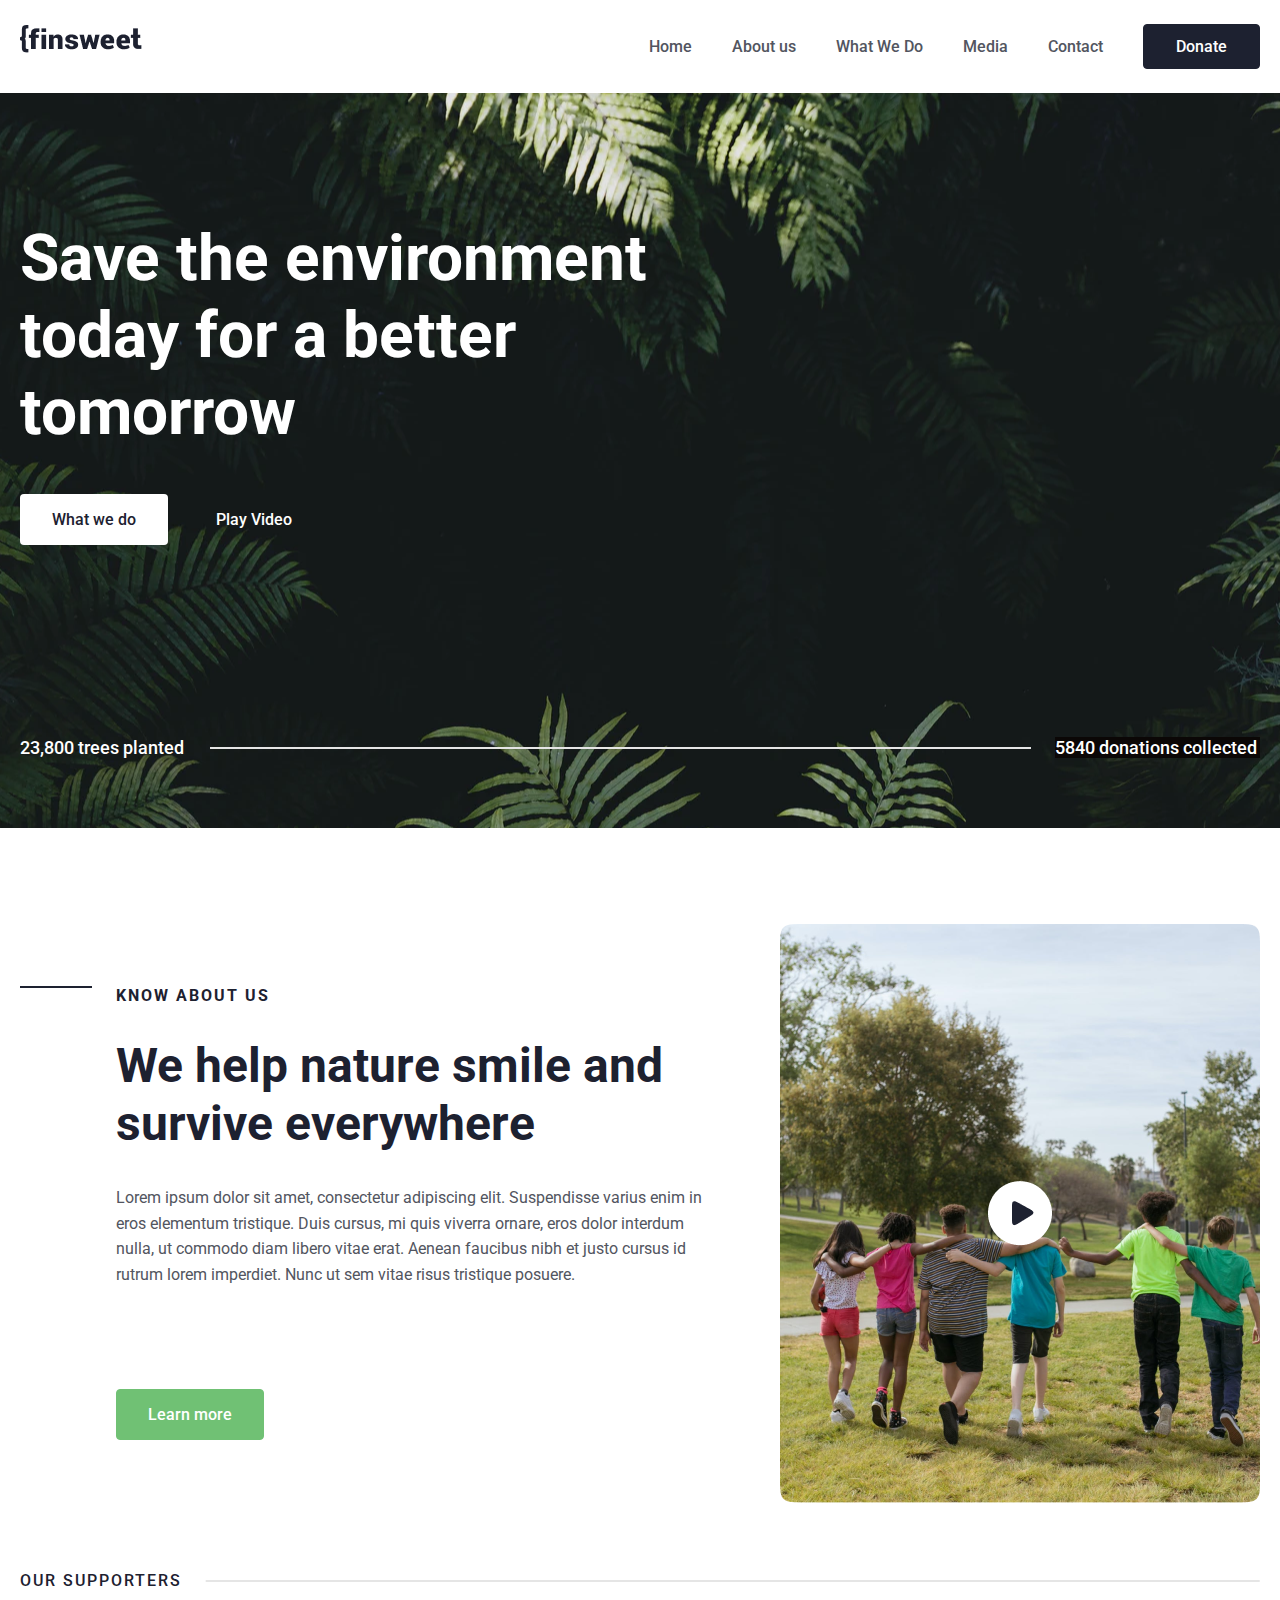
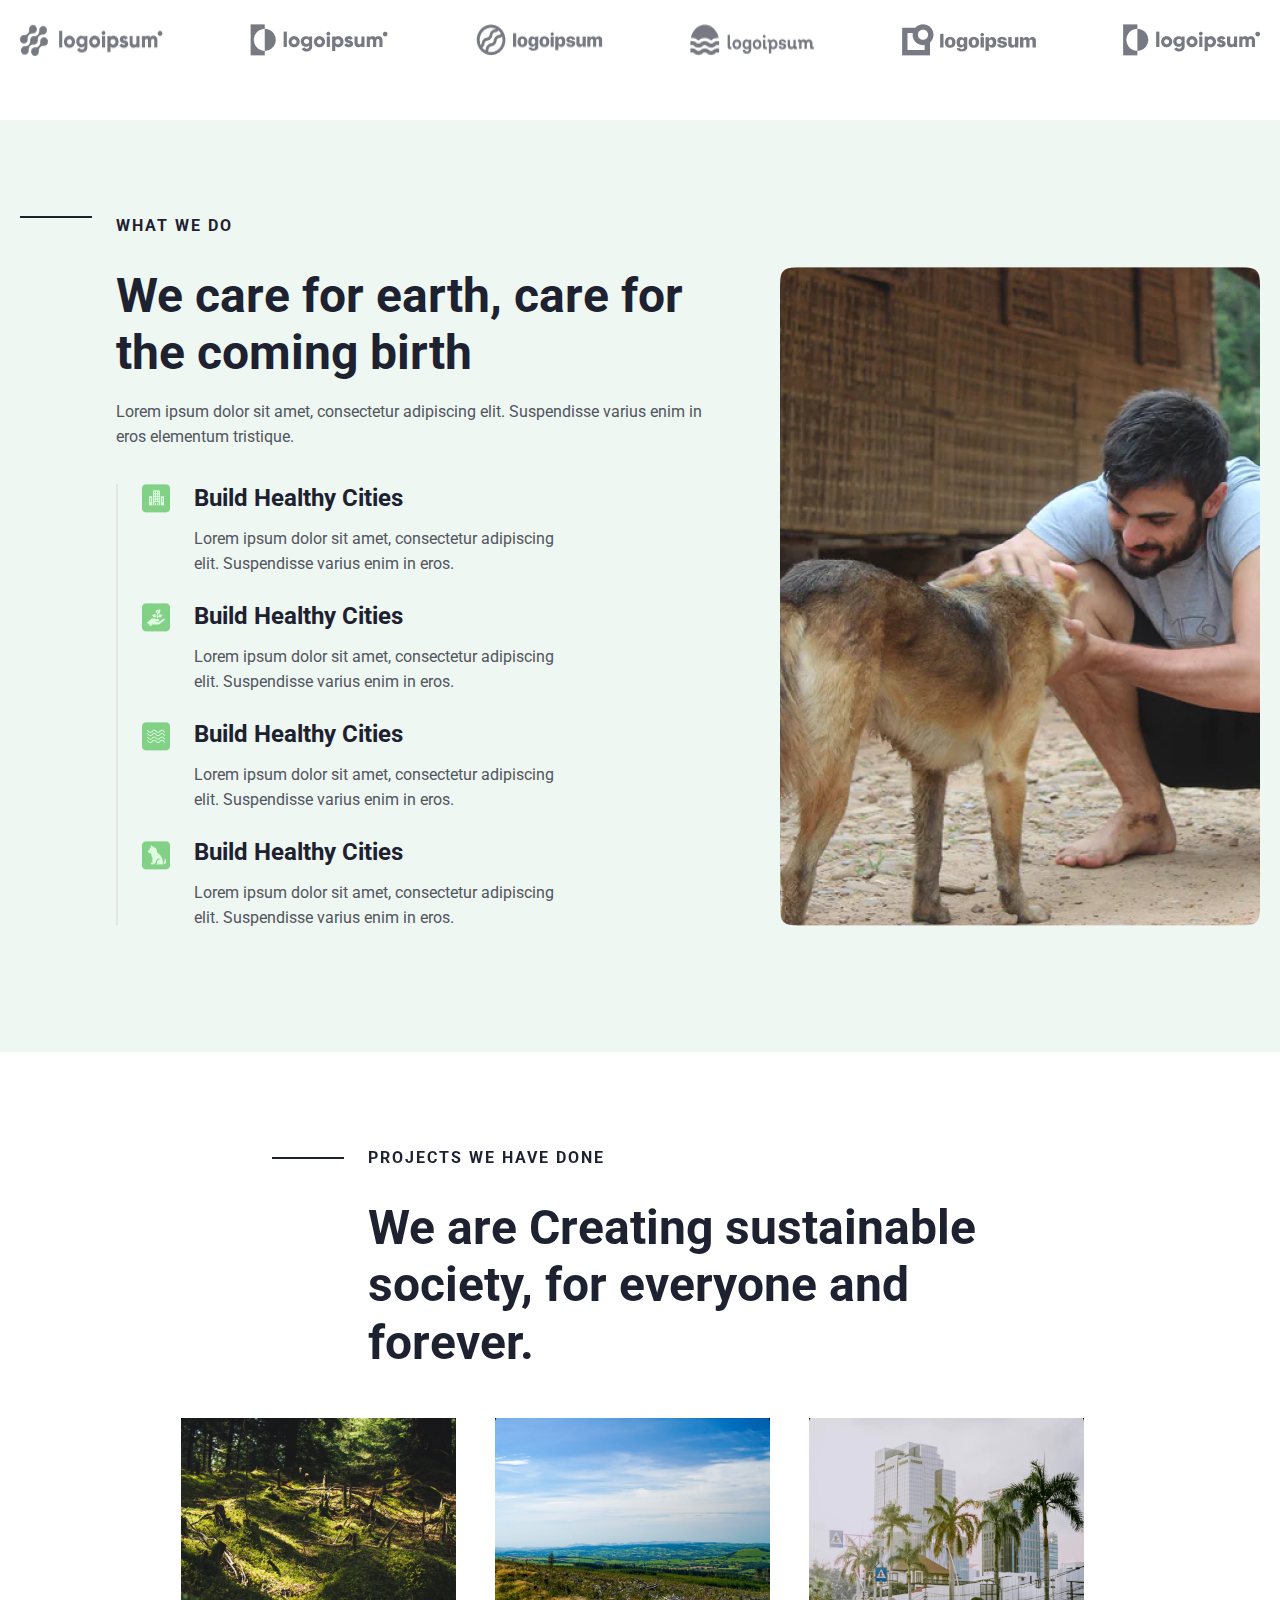
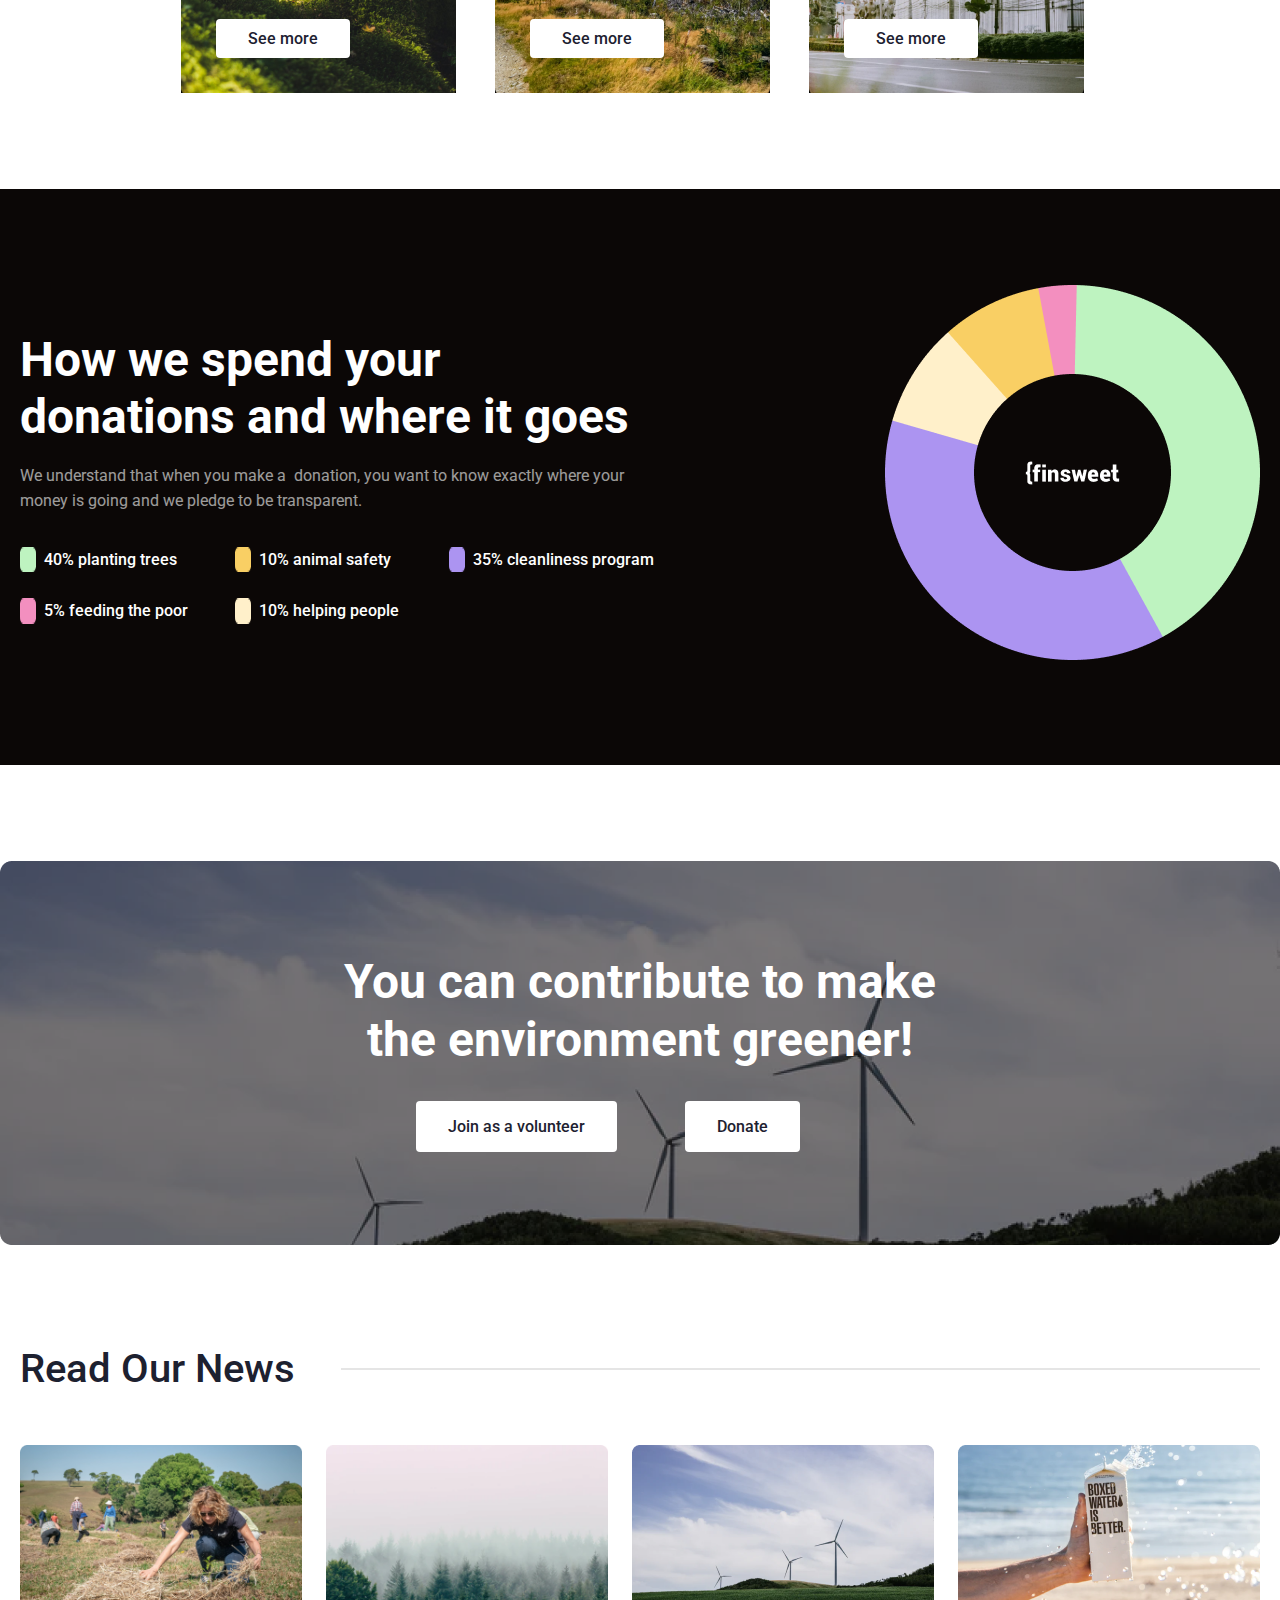
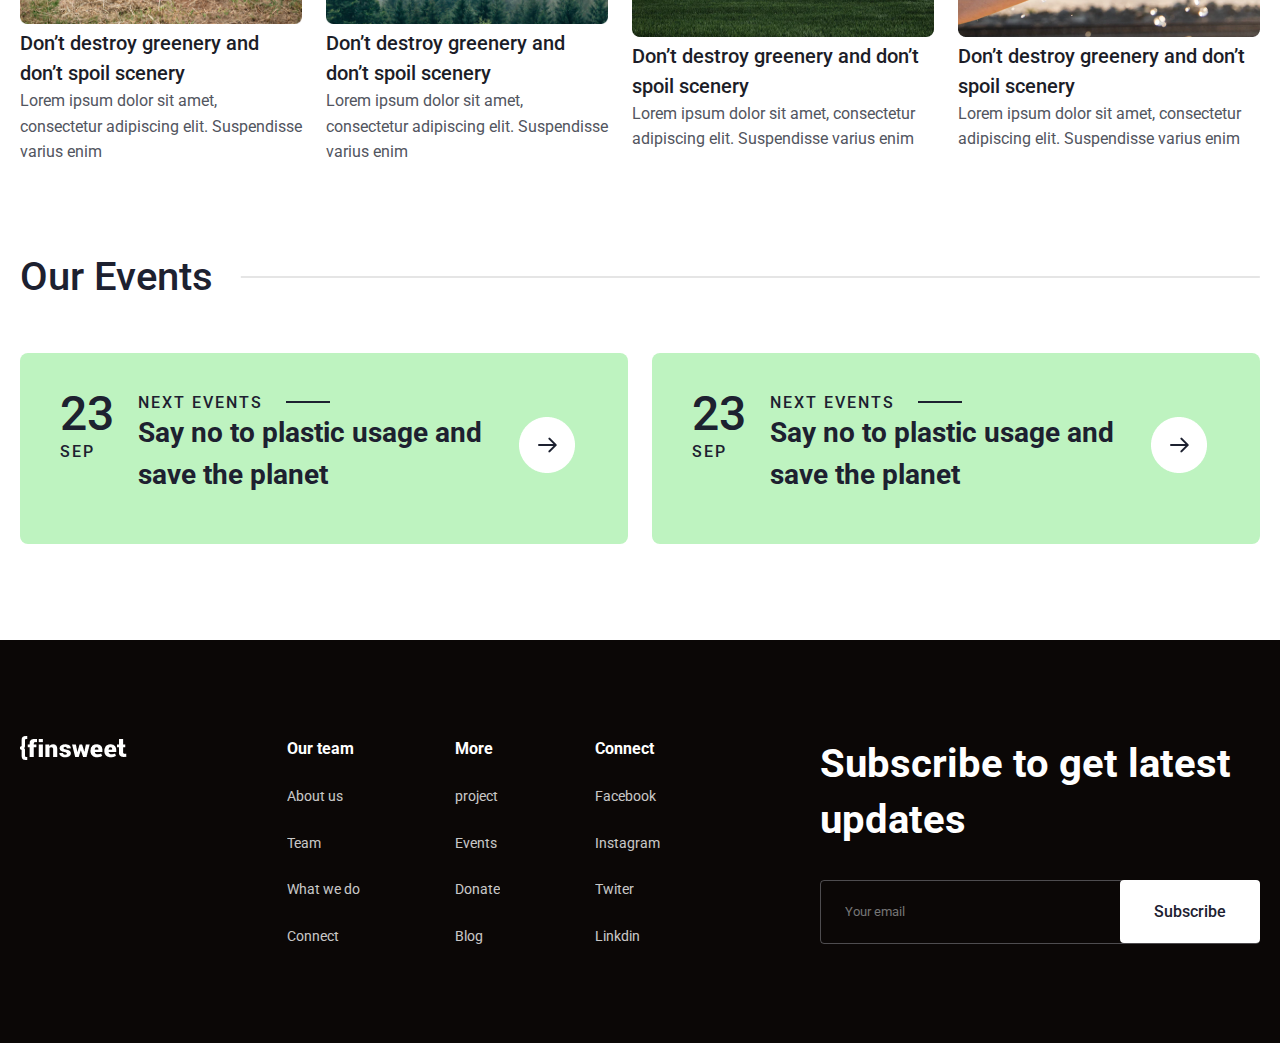
<file: index.html>
<!DOCTYPE html>
<html lang="en">
<head>
    <meta charset="UTF-8">
    <meta name="viewport" content="width=device-width, initial-scale=1.0">
    <title> home | nurmatov zukhriddin</title>
    <link rel="stylesheet" href="./css/pages/home.css"> 
    <link rel="stylesheet" href="https://cdnjs.cloudflare.com/ajax/libs/font-awesome/6.4.0/css/all.min.css" integrity="sha512-iecdLmaskl7CVkqkXNQ/ZH/XLlvWZOJyj7Yy7tcenmpD1ypASozpmT/E0iPtmFIB46ZmdtAc9eNBvH0H/ZpiBw==" crossorigin="anonymous" referrerpolicy="no-referrer" />
</head>
<body>
  <div class="scrolltop" onclick="scrollToTop();"><a href="#"></a></div>
    <header class="header">
       <div class="container header__container">
        <div class="header__logo">
            <img src="./images/home/header-logo.png" alt="logo">
        </div>
        <nav class="navbar">
           <ul class="nav__list">
            <li class="nav__item">
                 <a href="./index.html" class="header__nav__link">Home</a>
            </li>
            <li class="nav__item">
                            <a href="./about-us.html" class="header__nav__link">About us</a>
            </li>
            <li class="nav__item">
                            <a href="./what-we-do.html" class="header__nav__link">What We Do</a>
            </li>
            <li class="nav__item">
                            <a href="./media.html" class="header__nav__link">Media</a>
            </li>
            <li class="nav__item">
                            <a href="./contact-us.html" class="header__nav__link">Contact</a>
            </li>
           </ul>
           <button href="./donation.html" class="header__nav__btn">Donate</button>
        </nav> 
        
          
              <button class="hamburger" id="navbar-open">
                <img src="./images/home/menu.svg" alt="" />
              </button>
            </div>
            <div id="navbar-responsive">
              <ul class="nav-res__list">
                <li class="nav-res__item">
                  <a href="./index.html" class="nav-res__link">Home</a>
                </li>
                <li class="nav-res__item">
                  <a href="./about-us.html" class="nav-res__link">About us</a>
                </li>
                <li class="nav-res__item">
                  <a href="./what-we-do.html" class="nav-res__link">What we do</a>
                </li>
                <li class="nav-res__item">
                  <a href="./media.html" class="nav-res__link">Media</a>
                </li>
                <li class="nav-res__item">
                  <a href="./contact-us.html" class="nav-res__link">contact</a>
                </li>
              </ul>
              <button id="navbar-close">
                <img src="./images/home/close.svg" alt="" />
              </button>
            </div>
    </header>
    <main>
        <section class="home">
            <div class="container">
              <h1 class="home__title">Save the environment today for a better tomorrow</h1>
                <div class="home__btns">
                  <button class="home__bts__btn">What we do</button>
                  <div class="home__links">
                    <i class="fa-regular fa-circle-play"></i>
                    <a class="home__link" href="">Play Video</a>
                  </div>
                </div>
               <div class="home__end">
                <div class="home__end__planted">
                  <h3>23,800 trees planted</h3>
                </div>
                <div class="home__end__border"></div>
                <div class="donations"><h3>5840 donations collected</h3></div>
               </div>
            </div>
        </section>
        <section class="about">
          <div class="container about__container">
            <div class="about__aside">
              <div class="about__border"></div>
              <div class="about__aside__texts">
                <h5>Know About us</h5>
                <h3>We help nature smile and survive everywhere</h3>
                <p>Lorem ipsum dolor sit amet, consectetur adipiscing elit. Suspendisse varius enim in eros elementum tristique.

                 <span class="about__aside__text"> ‍Duis cursus, mi quis viverra ornare, eros dolor interdum nulla, ut commodo diam libero vitae erat. Aenean faucibus nibh et justo cursus id rutrum lorem imperdiet. Nunc ut sem vitae risus tristique posuere.</span></p>
                 <button href="./about-us.html" class="about__aside__btn">Learn more</button>
              </div>

            </div>
            <div class="about__bside">
              <img src="./images/home/Video.png" alt="video" class="about__bside__img">
            </div>
          </div>
          <div class="container">
            <div class="about__end__wrapper">
              <h3 class="about__end__title">our Supporters</h3>
              <div class="about__end__border"></div>
            </div>
            <div class="about__end__imgs">
              <img src="./images/home/Logo.png" alt="">
              <img src="./images/home/Logo (1).png" alt="">
              <img src="./images/home/Logo (2).png" alt="">
              <img src="./images/home/Logo (3).png" alt="">
              <img src="./images/home/Logo (4).png" alt="">
              <img src="./images/home/Logo (5).png" alt="">
            </div>
          </div>
        </section>
        <section class="what-we-do">
          <div class="container">

            <div class="what-we-do__wrapper">
              <div class="what-we-do__aside">
                <div class="what-we-do__aside__border"></div>
                <div class="what-we-do__aside__texts">
                  <h5>What we do</h5>
                  <h3>We care for earth, care for the coming birth</h3>
                  <p>Lorem ipsum dolor sit amet, consectetur adipiscing elit. Suspendisse varius enim in eros elementum tristique.</p>
                  <div class="what-we-do__aside__list">
                    <div class="w__aside__list__border"></div>
                    <div class="w__aside__list__img">
                      <img src="./images/home/Icon.png" alt="">
                      <img src="./images/home/Icon (1).png" alt="">                   
                      <img src="./images/home/Icon (2).png" alt="">
                      <img src="./images/home/Icon (3).png" alt="">
                    </div>
                    <div class="w__aside__list__texts">
                      <h3>Build Healthy Cities</h3>
                      <p>Lorem ipsum dolor sit amet, consectetur adipiscing elit. Suspendisse varius enim in eros.</p>
                      <h3>Build Healthy Cities</h3>
                      <p>Lorem ipsum dolor sit amet, consectetur adipiscing elit. Suspendisse varius enim in eros.</p>
                      <h3>Build Healthy Cities</h3>
                      <p>Lorem ipsum dolor sit amet, consectetur adipiscing elit. Suspendisse varius enim in eros.</p>
                      <h3>Build Healthy Cities</h3>
                      <p>Lorem ipsum dolor sit amet, consectetur adipiscing elit. Suspendisse varius enim in eros.</p>
                    </div>
                  </div>
                </div>
              </div>
              <div class="what-we-do__bside">
                <img src="./images/home/what-we-do.png" alt="sobaka laet karavan idyot">
              </div>
            </div>

          </div>
        </section>
        <section class="projects">
          <div class="container">
            <div class="project__wrapper">
              <div class="project__border"></div>
              <div class="project__texts">
                <h5>Projects we have done</h5>
               
                  <h3 class="project__title">We are Creating sustainable society, for everyone and forever.</h3>
                
              </div>
            </div>
            

           
            
              <div class="project__wrapper">
              
                  
                <div class="project__box">
                  <div class="project__imgBx">
                    <img src="./images/home/project-item (1).png">
                  </div>
                  <div class="project__content">
                    <div>
                      <h2>Mission 40K: Tree plantation</h2>
                      <p>Lorem ipsum dolor sit amet, consectetur adipiscing elit. Suspendisse varius enim in eros.
                      </p>
                      <button class="project__btn">See more</button>
                    </div>
                  </div>
            </div>
              
              <div class="project__box">
                <div class="project__imgBx">
                  <img src="./images/home/project-item (2).png">
                </div>
                <div class="project__content">
                  <div>
                    <h2>Weekly cleanliness program in city</h2>
                    <p>Lorem ipsum dolor sit amet, consectetur adipiscing elit. Suspendisse varius enim in eros.
                    </p>
                    <button class="project__btn">See more</button>
                  </div>
                </div>
              </div>
              <div class="project__box">
                <div class="project__imgBx">
                  <img src="./images/home/project-item (3).png">
                </div>
                <div class="project__content">
                  <div>
                    <h2>Wildlife safety program 2021</h2>
                    <p>Lorem ipsum dolor sit amet, consectetur adipiscing elit. Suspendisse varius enim in eros.
                    </p>
                    <button class="project__btn">See more</button>
                  </div>
                </div>
          </div>
           </div>
          </div>
        </section>
        <section class="donations">
          <div class="container">
            <div class="donatin__wrapper">
              <div class="donation__aside">
                <h2>How we spend your donations and where it goes</h2>
                <p>We understand that when you make a  donation, you want to know exactly where your money is going and we pledge to be transparent.</p>
                <div class="donation__content">
                  <div class="donation__derc">
                    <img src="./images/home/Rectangle 1311.png" alt=""><h5>40% planting trees</h5>
                  </div>
                  <div class="donation__derc">
                    <img src="./images/home/Rectangle 1311 (1).png" alt=""><h5>10% animal safety</h5>
                  </div>
                  <div class="donation__derc">
                    <img src="./images/home/Rectangle 1311 (2).png" alt=""><h5>35% cleanliness program</h5>
                  </div>
                  <div class="donation__derc">
                    <img src="./images/home/Rectangle 1311 (3).png" alt=""><h5>5% feeding the poor</h5>
                  </div>
                  <div class="donation__derc">
                    <img src="./images/home/Rectangle 1311 (4).png" alt=""><h5>10% helping people</h5>
                  </div>
                  
                </div>
              </div>
              <div class="donation__bside">
                <img src="./images/home/donation-Chart.png" alt="chart">
              </div>
            </div>
          </div>
        </section>

        <section class="greener">
          <div class="container greener__container">
              <h3 class="greener__title">You can contribute to make the environment greener!</h3>
              <div class="grenner__bts">
                <button class="greener__btn">Join as a volunteer</button>
                <button class="greener__btn">Donate</button>
              </div>
          </div>
        </section>
        
        <section class="news-and-events">
          <div class="container">
            <div class="new__box">
              <h3 class="new__title">Read Our News</h3>
              <div class="new__border"></div>
            </div>
            <div class="new__content">
              <div class="new__content__item">
                <img src="./images/home/Thumbnail.png" alt="">
                <h5>Don’t destroy greenery and don’t spoil scenery</h5>
                <p>Lorem ipsum dolor sit amet, consectetur adipiscing elit. Suspendisse varius enim</p>
              </div>
              <div class="new__content__item">
                <img src="./images/home/Thumbnail (1).png" alt="">
                <h5>Don’t destroy greenery and don’t spoil scenery</h5>
                <p>Lorem ipsum dolor sit amet, consectetur adipiscing elit. Suspendisse varius enim</p>
              </div>
              <div class="new__content__item">
               <a href="./event.html"> <img src="./images/home/Thumbnail (2).png" alt=""></a>
                <h5>Don’t destroy greenery and don’t spoil scenery</h5>
                <p>Lorem ipsum dolor sit amet, consectetur adipiscing elit. Suspendisse varius enim</p>
              </div>
              <div class="new__content__item">
                <a href="./event.html"><img src="./images/home/Thumbnail (3).png" alt=""></a>
                <h5>Don’t destroy greenery and don’t spoil scenery</h5>
                <p>Lorem ipsum dolor sit amet, consectetur adipiscing elit. Suspendisse varius enim</p>
              </div>
            </div>
            <div class="events">
              <div class="events__box">
                <h3 class="events__box__title">Our Events</h3>
                <div class="events__border"></div>
              </div>

              <div class="event__content">
                <div class="event__content__box">
                  <div class="event__box__data">
                    <h3>23</h3>
                    <p>sep</p>
                  </div>
                  <div class="event__box__texts">
                    <div class="event__box__title-border">
                      <h5>Next Events</h5>
                      <div class="event__box__border"></div>
                    </div>
                    <h3 class="event__box__title">Say no to plastic usage and save the planet</h3>
                  </div>
                  <div class="event__box__img">
                    <img class="event__img" src="./images/home/evens-btn.png" alt="">
                  </div>
                </div>

                <div class="event__content__box">
                  <div class="event__box__data">
                    <h3>23</h3>
                    <p>sep</p>
                  </div>
                  <div class="event__box__texts">
                    <div class="event__box__title-border">
                      <h5>Next Events</h5>
                      <div class="event__box__border"></div>
                    </div>
                    <h3 class="event__box__title">Say no to plastic usage and save the planet</h3>
                  </div>
                  <div class="event__box__img">
                    <img class="event__img" src="./images/home/evens-btn.png" alt="">
                  </div>
                </div>
              </div>
            </div>
          </div>
        </section>
    </main>
    <footer class="footer">
        <div class="container footer__container">
            <div class="footer__aside">
                <img src="./images/home/footer-Logo.png" alt="logo">
            </div>
            <div class="footer__bside">
                <ul class="footer__list">
                    <li class="footer__item">
                        <h3 class="footer__item__title">Our team</h3>
                        <a href="./about-us.html" class="footer__item__link">About us</a>
                        <a href="" class="footer__item__link">Team</a>
                        <a href="./what-we-do.html" class="footer__item__link">What we do</a>
                        <a href="" class="footer__item__link">Connect</a>
                    </li>
                    <li class="footer__item">
                        <h3 class="footer__item__title">More</h3>
                        <a href="./project.html" class="footer__item__link">project</a>
                        <a href="./event.html" class="footer__item__link">Events</a>
                        <a href="./donation.html" class="footer__item__link">Donate</a>
                        <a href="" class="footer__item__link">Blog</a>
                    </li>
                    <li class="footer__item">
                        <h3 class="footer__item__title">Connect</h3>
                        <a href="" class="footer__item__link">Facebook</a>
                        <a href="" class="footer__item__link">Instagram</a>
                        <a href="" class="footer__item__link">Twiter</a>
                        <a href="" class="footer__item__link">Linkdin</a>
                    </li>
                </ul>
            </div>
            <div class="footer__subscribe">
                <h2 class="footer__subscribe__title">Subscribe to get latest updates</h2>
                <input class="footer__subscribe__input" type="email" placeholder="Your email">
                <button class="footer__subscribe__btn">Subscribe</button>
            </div>
        </div>
    </footer>



    <!-- teginilmasin  -->
    <script>
        function openNavbar() {
  document.getElementById("navbar-responsive").style.left = "0";
  // document.getElementById("navbar-responsive").style.top = "0";
}
function closeNavbar() {
  document.getElementById("navbar-responsive").style.left = "-100%";
  // document.getElementById("navbar-responsive").style.top = "-100%";
}

document.getElementById("navbar-open").addEventListener("click", openNavbar);
document.getElementById("navbar-close").addEventListener("click", closeNavbar);


window.addEventListener('scroll', function(){
    var scroll = document.querySelector('.scrolltop');
    scroll.classList.toggle("active" , window.scrollY > 500)
})
function scrollToTop(){
    window.scrollTo({
        top: 0,
        behavior: 'smooth'
    })
}
    </script>
     <!-- teginilmasin  -->
</body>
</html>
</file>
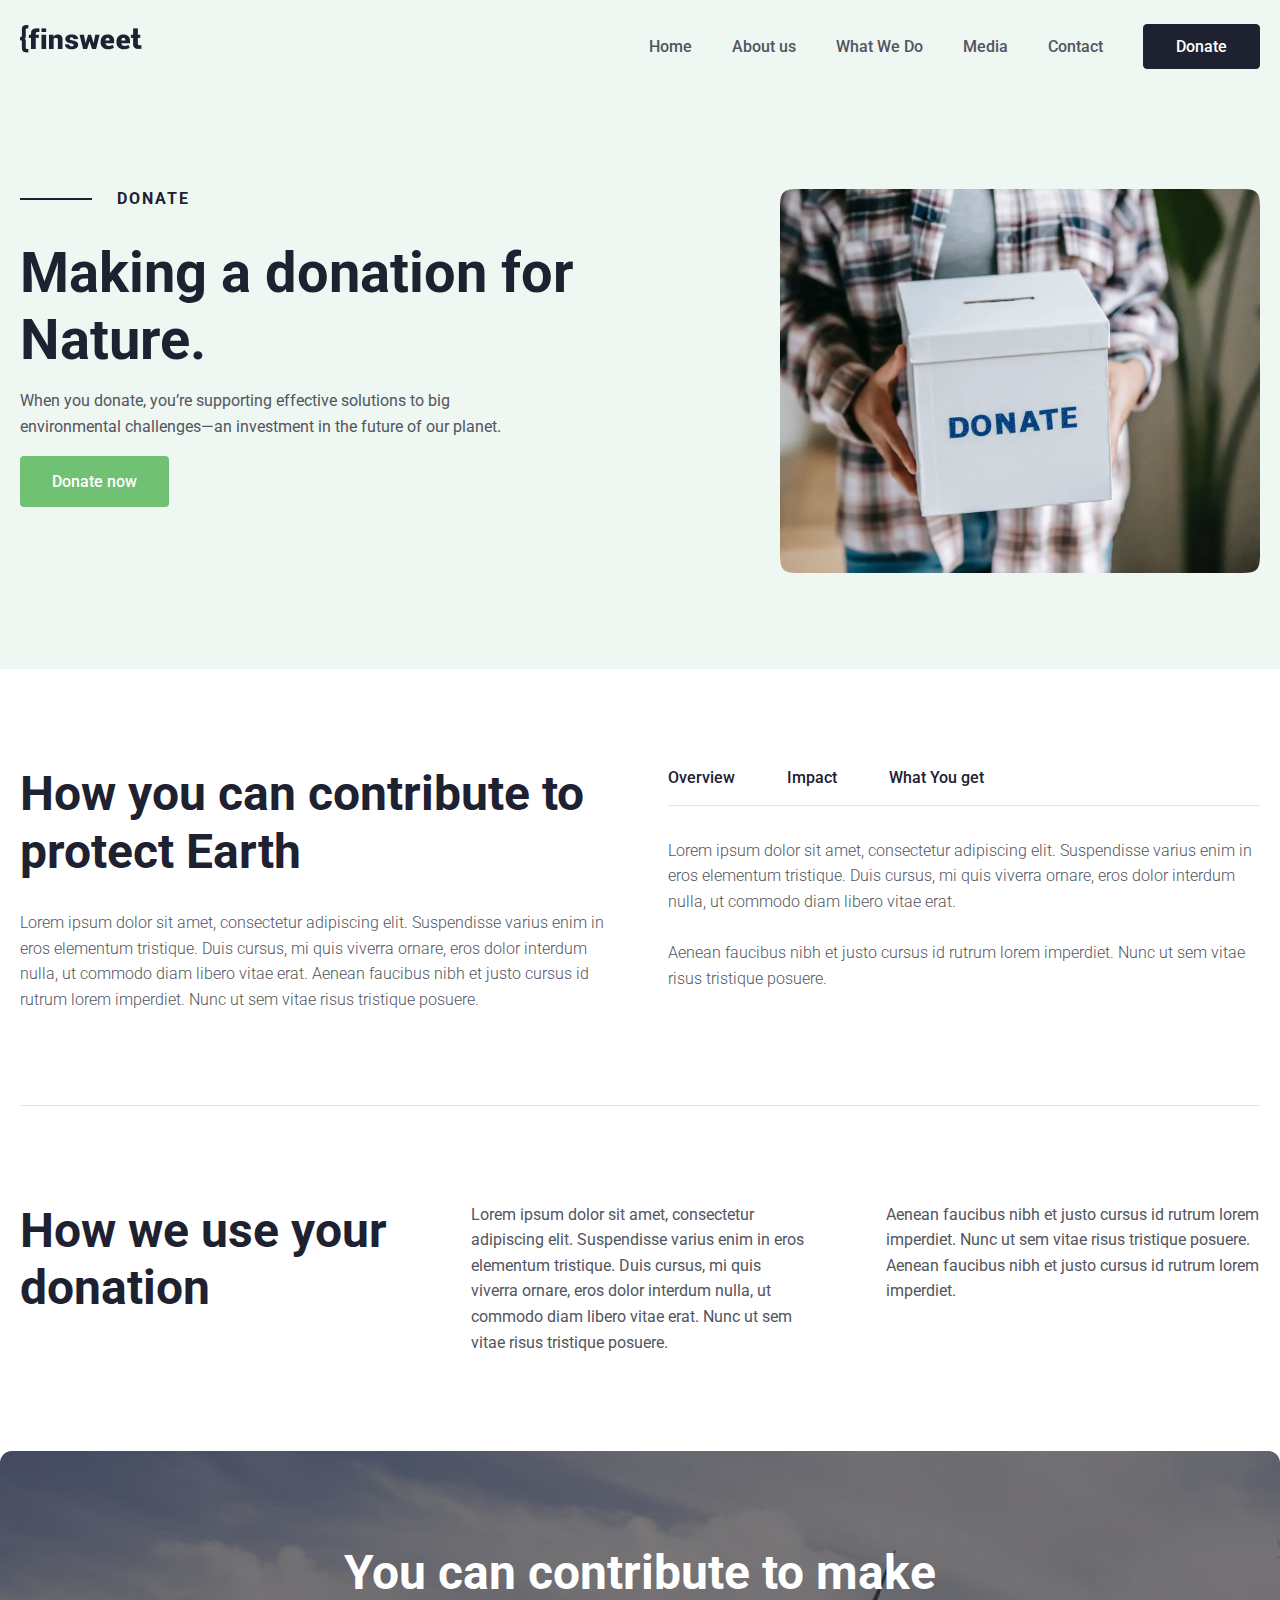
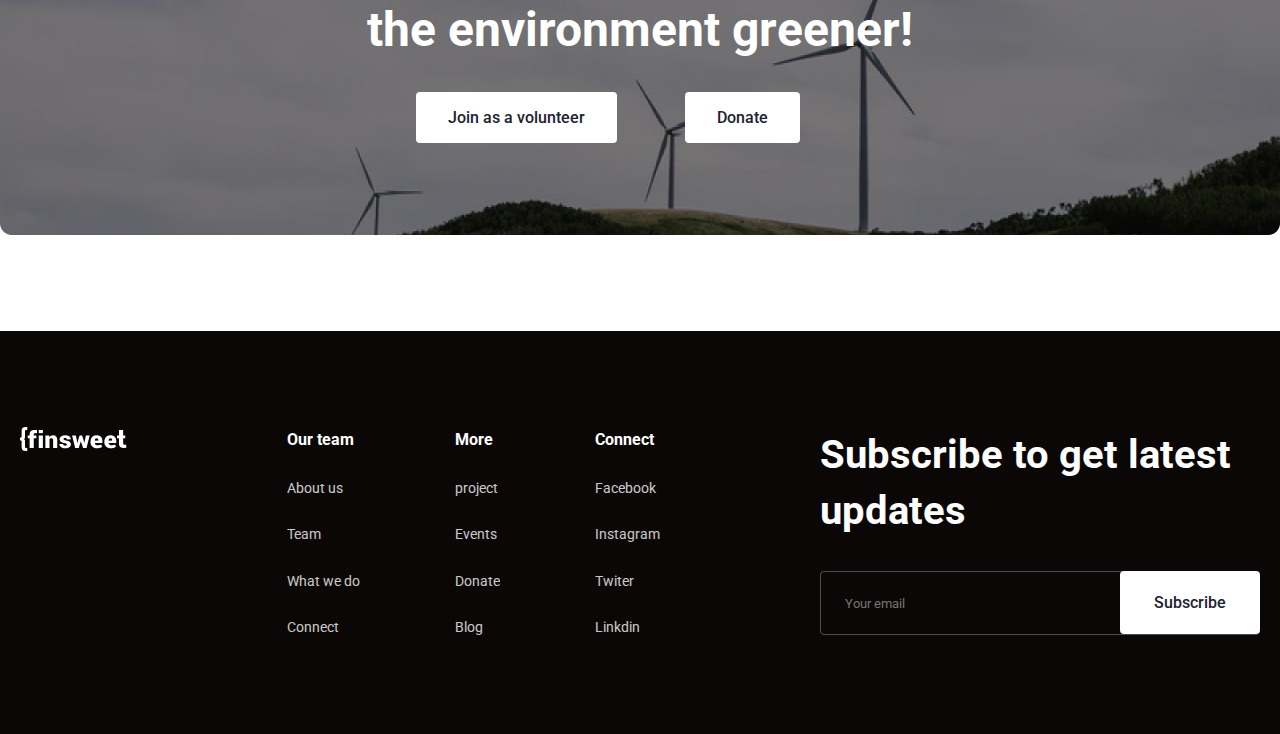
<file: donation.html>
<!DOCTYPE html>
<html lang="en">
  <head>
    <meta charset="UTF-8" />
    <meta http-equiv="X-UA-Compatible" content="IE=edge" />
    <meta name="viewport" content="width=device-width, initial-scale=1.0" />
    <title>Donation | Jamila</title>
    <link rel="stylesheet" href="css/pages/donation.css" />
  </head>
  <body>
    <header class="header header_for_bg-color">
      <div class="container header__container">
        <div class="header__logo">
          <img src="./images/home/header-logo.png" alt="logo" />
        </div>
        <nav class="navbar">
          <ul class="nav__list">
            <li class="nav__item">
              <a href="./index.html" class="header__nav__link">Home</a>
            </li>
            <li class="nav__item">
              <a href="./about-us.html" class="header__nav__link">About us</a>
            </li>
            <li class="nav__item">
              <a href="./what-we-do.html" class="header__nav__link">What We Do</a>
            </li>
            <li class="nav__item">
              <a href="./media.html" class="header__nav__link">Media</a>
            </li>
            <li class="nav__item">
              <a href="./contact-us.html" class="header__nav__link">Contact</a>
            </li>
          </ul>
          <button class="header__nav__btn">Donate</button>
        </nav>

        <button class="hamburger" id="navbar-open">
          <img src="./images/home/menu.svg" alt="" />
        </button>
      </div>
      <div id="navbar-responsive">
        <ul class="nav-res__list">
          <li class="nav-res__item">
            <a href="#" class="nav-res__link">Home</a>
          </li>
          <li class="nav-res__item">
            <a href="#" class="nav-res__link">About us</a>
          </li>
          <li class="nav-res__item">
            <a href="#" class="nav-res__link">What we do</a>
          </li>
          <li class="nav-res__item">
            <a href="#" class="nav-res__link">Media</a>
          </li>
          <li class="nav-res__item">
            <a href="#" class="nav-res__link">contact</a>
          </li>
        </ul>
        <button id="navbar-close">
          <img src="./images/home/close.svg" alt="" />
        </button>
      </div>
    </header>
    <main>
      <section class="donate">
        <div class="container">
          <div class="donate_main_wrap">
            <div class="donate_left">
              <div class="donate_top">
                <div class="donate_line"></div>
              <h4 class="donate-top_title">Donate</h4>
              </div>
              <h2 class="donate_title">Making a donation for Nature.</h2>
              <p class="donate_text">
                When you donate, you’re supporting effective solutions to big
                environmental challenges—an investment in the future of our
                planet.
              </p>
              <a class="donate_btn" href="#">Donate now</a>
            </div>
            <img
              class="donate_img"
              src="./images/donation/donation-img.png"
              alt=""
            />
          </div>
        </div>
      </section>
      <section class="protecting">
        <div class="container">
          <div class="protecting_main_wrap">
            <div class="protecting_left">
              <h2 class="proctecting_title">
                How you can contribute to protect Earth
              </h2>
              <p class="protecting_text">
                Lorem ipsum dolor sit amet, consectetur adipiscing elit.
                Suspendisse varius enim in eros elementum tristique. Duis
                cursus, mi quis viverra ornare, eros dolor interdum nulla, ut
                commodo diam libero vitae erat. Aenean faucibus nibh et justo
                cursus id rutrum lorem imperdiet. Nunc ut sem vitae risus
                tristique posuere.
              </p>
            </div>
            <div class="protecting_right">
              <div class="protecting_sections">
                <a class="protecting_link" href="#">Overview</a>
                <a class="protecting_link" href="#">Impact</a>
                <a class="protecting_link" href="#">What You get</a>
              </div>
              <p class="protecting_text">
                Lorem ipsum dolor sit amet, consectetur adipiscing elit.
                Suspendisse varius enim in eros elementum tristique. Duis
                cursus, mi quis viverra ornare, eros dolor interdum nulla, ut
                commodo diam libero vitae erat.
                <br />
                <br />
                Aenean faucibus nibh et justo cursus id rutrum lorem imperdiet.
                Nunc ut sem vitae risus tristique posuere.
              </p>
            </div>
          </div>
        </div>
      </section>
      <section class="using">
        <div class="container">
          <div class="using_wrap">
            <h2 class="using_title">How we use your donation</h2>
            <p class="using_text">
              Lorem ipsum dolor sit amet, consectetur adipiscing elit.
              Suspendisse varius enim in eros elementum tristique. Duis cursus,
              mi quis viverra ornare, eros dolor interdum nulla, ut commodo diam
              libero vitae erat. Nunc ut sem vitae risus tristique posuere.
            </p>
            <p class="using_end_text">
              Aenean faucibus nibh et justo cursus id rutrum lorem imperdiet.
              Nunc ut sem vitae risus tristique posuere. Aenean faucibus nibh et
              justo cursus id rutrum lorem imperdiet.
            </p>
          </div>
        </div>
      </section>

      <section class="greener">
          <div class="container greener__container">
              <h3 class="greener__title">You can contribute to make the environment greener!</h3>
              <div class="grenner__bts">
                <button class="greener__btn">Join as a volunteer</button>
                <button class="greener__btn">Donate</button>
              </div>
          </div>
        </section>

      <footer class="footer">
        <div class="container footer__container">
          <div class="footer__aside">
            <img src="./images/home/footer-Logo.png" alt="logo" />
          </div>
          <div class="footer__bside">
            <ul class="footer__list">
              <li class="footer__item">
                <h3 class="footer__item__title">Our team</h3>
                <a href="" class="footer__item__link">About us</a>
                <a href="" class="footer__item__link">Team</a>
                <a href="" class="footer__item__link">What we do</a>
                <a href="" class="footer__item__link">Connect</a>
              </li>
              <li class="footer__item">
                <h3 class="footer__item__title">More</h3>
                <a href="" class="footer__item__link">project</a>
                <a href="" class="footer__item__link">Events</a>
                <a href="" class="footer__item__link">Donate</a>
                <a href="" class="footer__item__link">Blog</a>
              </li>
              <li class="footer__item">
                <h3 class="footer__item__title">Connect</h3>
                <a href="" class="footer__item__link">Facebook</a>
                <a href="" class="footer__item__link">Instagram</a>
                <a href="" class="footer__item__link">Twiter</a>
                <a href="" class="footer__item__link">Linkdin</a>
              </li>
            </ul>
          </div>
          <div class="footer__subscribe">
            <h2 class="footer__subscribe__title">
              Subscribe to get latest updates
            </h2>
            <input
              class="footer__subscribe__input"
              type="email"
              placeholder="Your email"
            />
            <button class="footer__subscribe__btn">Subscribe</button>
          </div>
        </div>
      </footer>
    </main>
  </body>
</html>
</file>
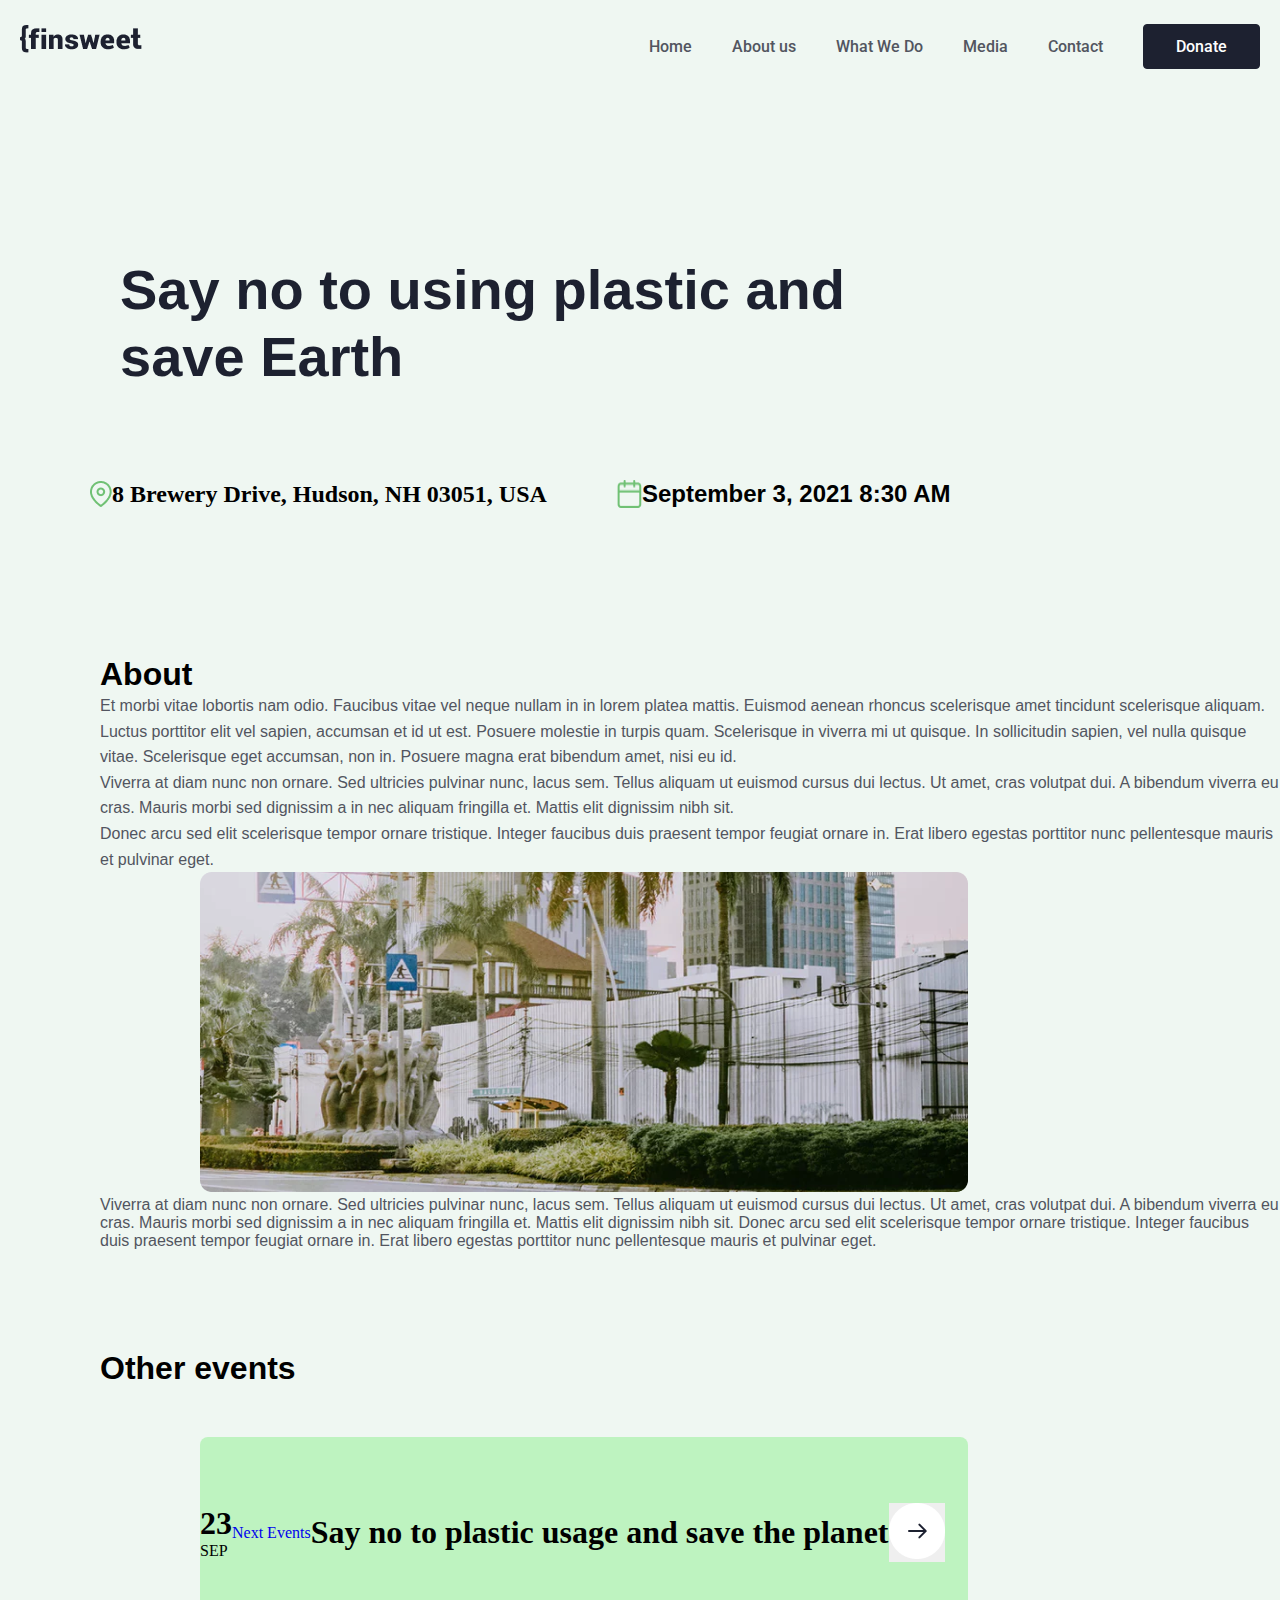
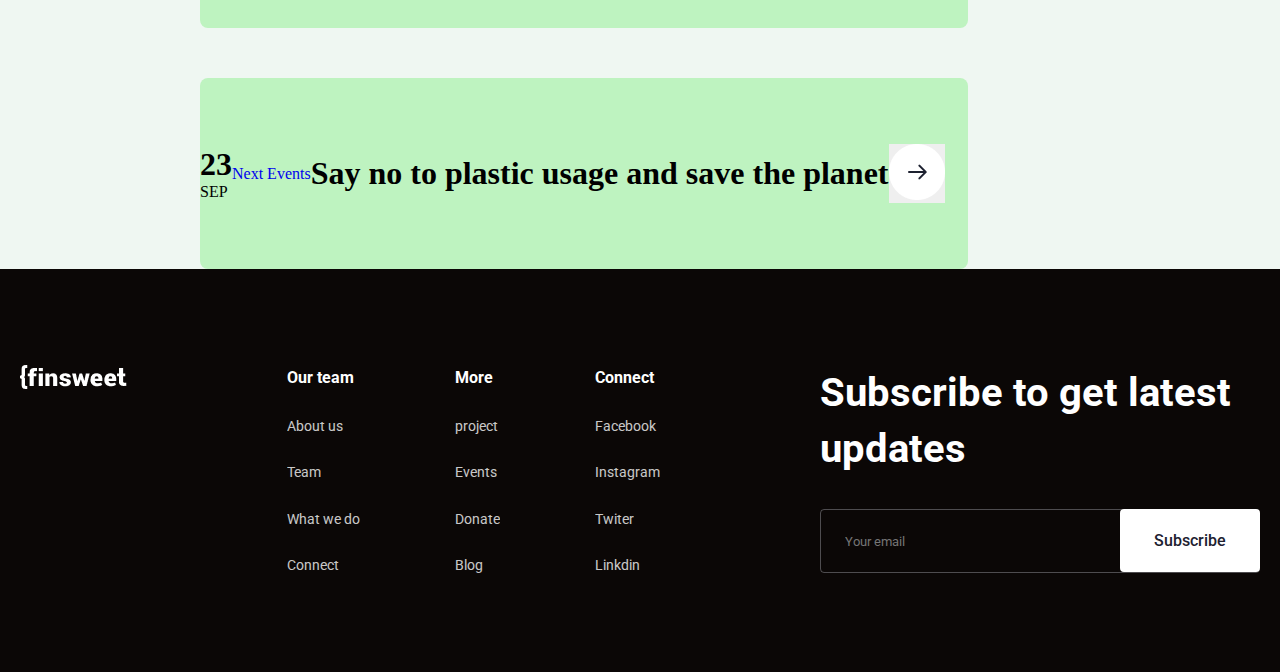
<file: event.html>
<!DOCTYPE html>
<html lang="en">
<head>
    <meta charset="UTF-8">
    <meta name="viewport" content="width=device-width, initial-scale=1.0">
    <title>EVENT / ABDUNABIYEV AXRORIDDIN</title>
    <link rel="stylesheet" href="./css/pages/event.css">
</head>
<body>
    <header class="header">
        <div class="container header__container">
         <div class="header__logo">
             <img src="./images/home/header-logo.png" alt="logo">
         </div>
         <nav class="navbar">
            <ul class="nav__list">
             <li class="nav__item">
                  <a href="./index.html" class="header__nav__link">Home</a>
             </li>
             <li class="nav__item">
                             <a href="./about-us.html" class="header__nav__link">About us</a>
             </li>
             <li class="nav__item">
                             <a href="./what-we-do.html" class="header__nav__link">What We Do</a>
             </li>
             <li class="nav__item">
                             <a href="./media.html" class="header__nav__link">Media</a>
             </li>
             <li class="nav__item">
                             <a href="./contact-us.html" class="header__nav__link">Contact</a>
             </li>
            </ul>
            <button href="./donation.html" class="header__nav__btn">Donate</button>
         </nav> 
         
           
               <button class="hamburger" id="navbar-open">
                 <img src="./images/home/menu.svg" alt="" />
               </button>
             </div>
             <div id="navbar-responsive">
               <ul class="nav-res__list">
                 <li class="nav-res__item">
                   <a href="./index.html" class="nav-res__link">Home</a>
                 </li>
                 <li class="nav-res__item">
                   <a href="./about-us.html" class="nav-res__link">About us</a>
                 </li>
                 <li class="nav-res__item">
                   <a href="./what-we-do.html" class="nav-res__link">What we do</a>
                 </li>
                 <li class="nav-res__item">
                   <a href="./media.html" class="nav-res__link">Media</a>
                 </li>
                 <li class="nav-res__item">
                   <a href="./contact-us.html" class="nav-res__link">contact</a>
                 </li>
               </ul>
               <button id="navbar-close">
                 <img src="./images/home/close.svg" alt="" />
               </button>
             </div>
     </header>
      
         <section class="section">
                <h1 class="section-h1">Say no to using plastic and save Earth</h1>
                <div class="items">
                    <img src="./images/event/Icon.png" alt="">
                    <h2> 8 Brewery Drive, Hudson, NH 03051, USA</h2>
                     <div class="items-2img">
                        <img src="./images/event/Icon (1).png" alt="">
                    <h2>September 3, 2021 8:30 AM</h2>
                     </div>
                </div>

         </section>

         <main class="main">
            <h1 class="about">About</h1>
            <div class="main-text">
                <p>Et morbi vitae lobortis nam odio. Faucibus vitae vel neque nullam in in lorem platea mattis. Euismod aenean rhoncus scelerisque amet tincidunt scelerisque aliquam. Luctus porttitor elit vel sapien, accumsan et id ut est. Posuere molestie in turpis quam. Scelerisque in viverra mi ut quisque. In sollicitudin sapien, vel nulla quisque vitae. Scelerisque eget accumsan, non in. Posuere magna erat bibendum amet, nisi eu id. 
                    <br>

                    Viverra at diam nunc non ornare. Sed ultricies pulvinar nunc, lacus sem. Tellus aliquam ut euismod cursus dui lectus. Ut amet, cras volutpat dui. A bibendum viverra eu cras.
                    Mauris morbi sed dignissim a in nec aliquam fringilla et. Mattis elit dignissim nibh sit. <br> Donec arcu sed elit scelerisque tempor ornare tristique. Integer faucibus duis praesent tempor feugiat ornare in. Erat libero egestas porttitor nunc pellentesque mauris et pulvinar eget.</p>
            </div>
            <img class="img-center" src="./images/event/Image (1).png" alt="">
            <div class="main-text2">
                <h1 class="main-text2"> 
                    Viverra at diam nunc non ornare. Sed ultricies pulvinar nunc, lacus sem. Tellus aliquam ut euismod cursus dui lectus. Ut amet, cras volutpat dui. A bibendum viverra eu cras.
                    Mauris morbi sed dignissim a in nec aliquam fringilla et. Mattis elit dignissim nibh sit. Donec arcu sed elit scelerisque tempor ornare tristique. Integer faucibus duis praesent tempor feugiat ornare in. Erat libero egestas porttitor nunc pellentesque mauris et pulvinar eget.</h1>
            </div>

            <h1 class="other">Other events</h1>
            <div class="main-card">
                <div class="card-number">
                    <h1>23</h1>
                    <p>SEP</p>
                </div>
                <div class="card-text">
                    <a href="#">Next Events</a>
                    <h1>Say no to plastic usage and save the planet</h1>
                     <button><img src="./images/event/Arrow button.png" alt=""></button>
                </div>
            </div>

            <div class="main-card">
                <div class="card-number">
                    <h1>23</h1>
                    <p>SEP</p>
                </div>
                <div class="card-text">
                    <a href="#">Next Events</a>
                    <h1>Say no to plastic usage and save the planet</h1>
                     <button><img src="./images/event/Arrow button.png" alt=""></button>
                </div>
            </div>

         </main>

    </div>
    <footer class="footer">
        <div class="container footer__container">
            <div class="footer__aside">
                <img src="./images/home/footer-Logo.png" alt="logo">
            </div>
            <div class="footer__bside">
                <ul class="footer__list">
                    <li class="footer__item">
                        <h3 class="footer__item__title">Our team</h3>
                        <a href="" class="footer__item__link">About us</a>
                        <a href="" class="footer__item__link">Team</a>
                        <a href="" class="footer__item__link">What we do</a>
                        <a href="" class="footer__item__link">Connect</a>
                    </li>
                    <li class="footer__item">
                        <h3 class="footer__item__title">More</h3>
                        <a href="" class="footer__item__link">project</a>
                        <a href="" class="footer__item__link">Events</a>
                        <a href="" class="footer__item__link">Donate</a>
                        <a href="" class="footer__item__link">Blog</a>
                    </li>
                    <li class="footer__item">
                        <h3 class="footer__item__title">Connect</h3>
                        <a href="" class="footer__item__link">Facebook</a>
                        <a href="" class="footer__item__link">Instagram</a>
                        <a href="" class="footer__item__link">Twiter</a>
                        <a href="" class="footer__item__link">Linkdin</a>
                    </li>
                </ul>
            </div>
            <div class="footer__subscribe">
                <h2 class="footer__subscribe__title">Subscribe to get latest updates</h2>
                <input class="footer__subscribe__input" type="email" placeholder="Your email">
                <button class="footer__subscribe__btn">Subscribe</button>
            </div>
        </div>
    </footer>
</body>
</html>
</file>
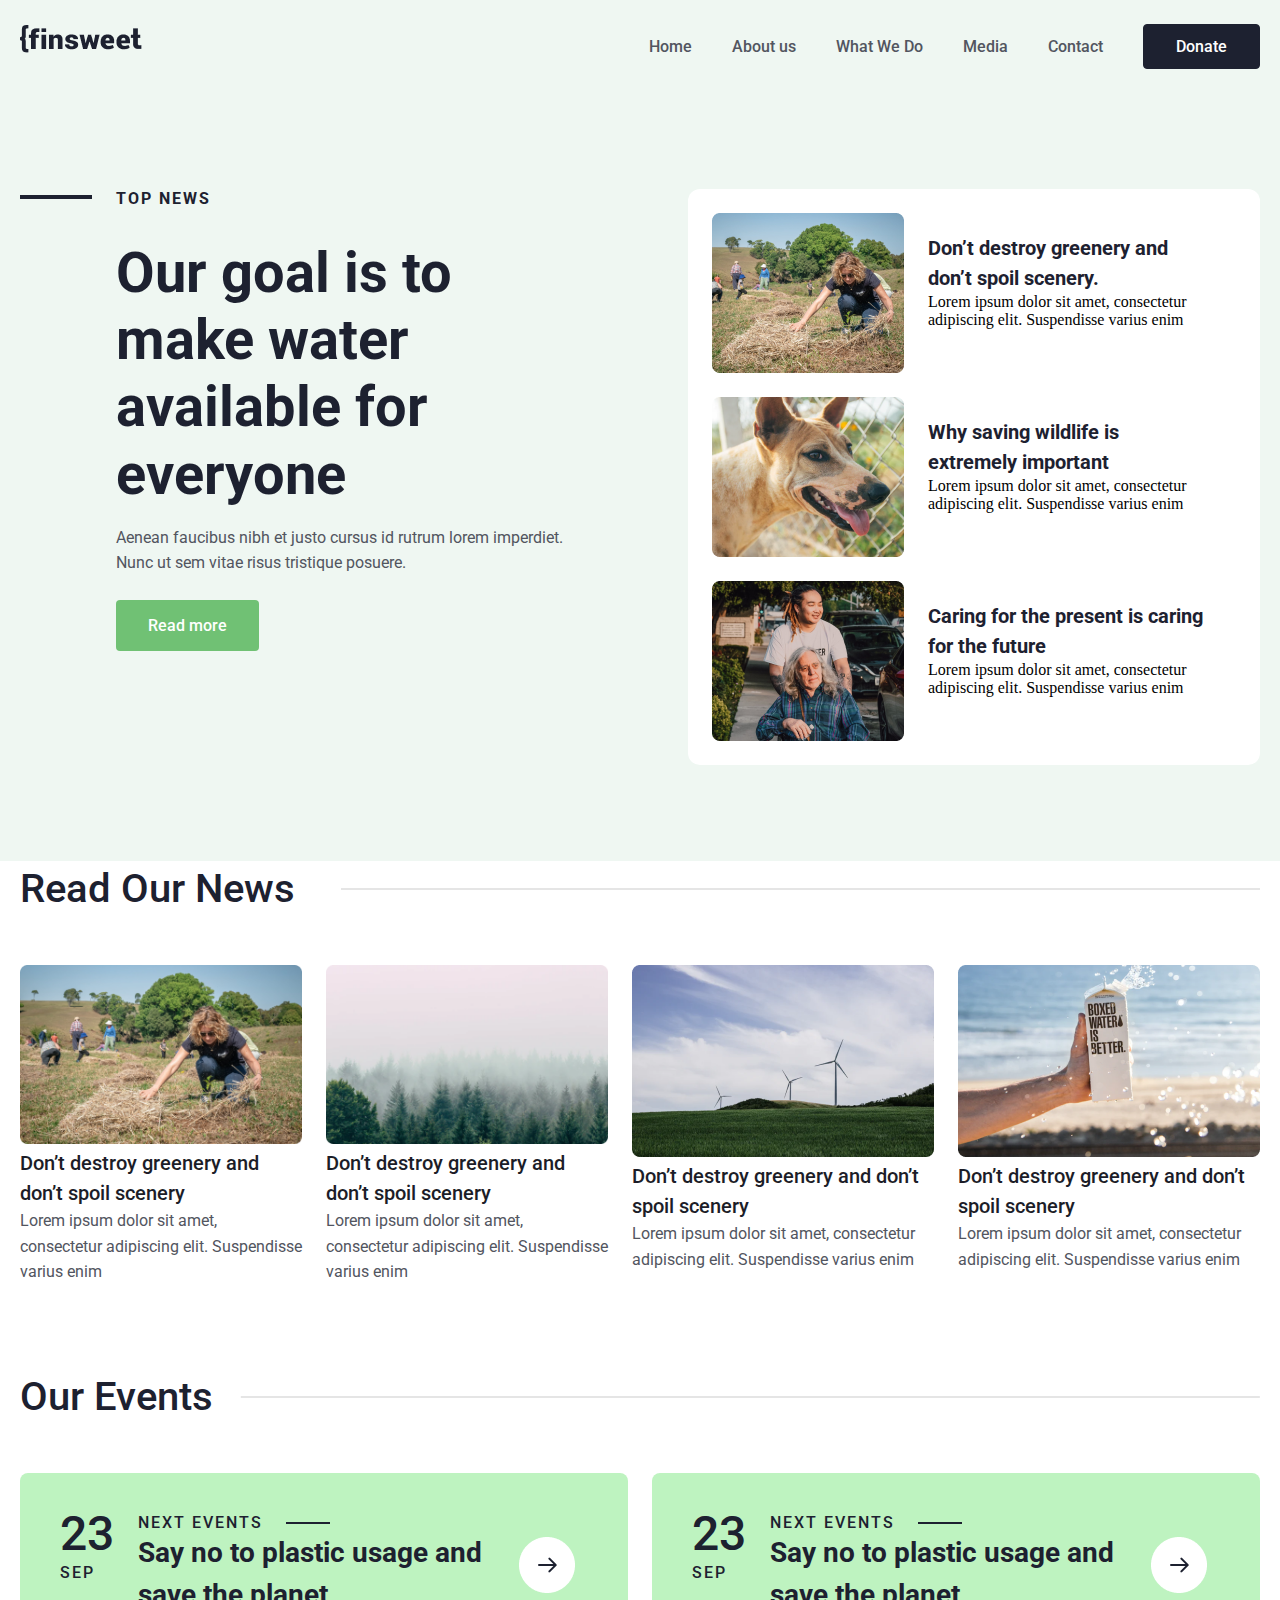
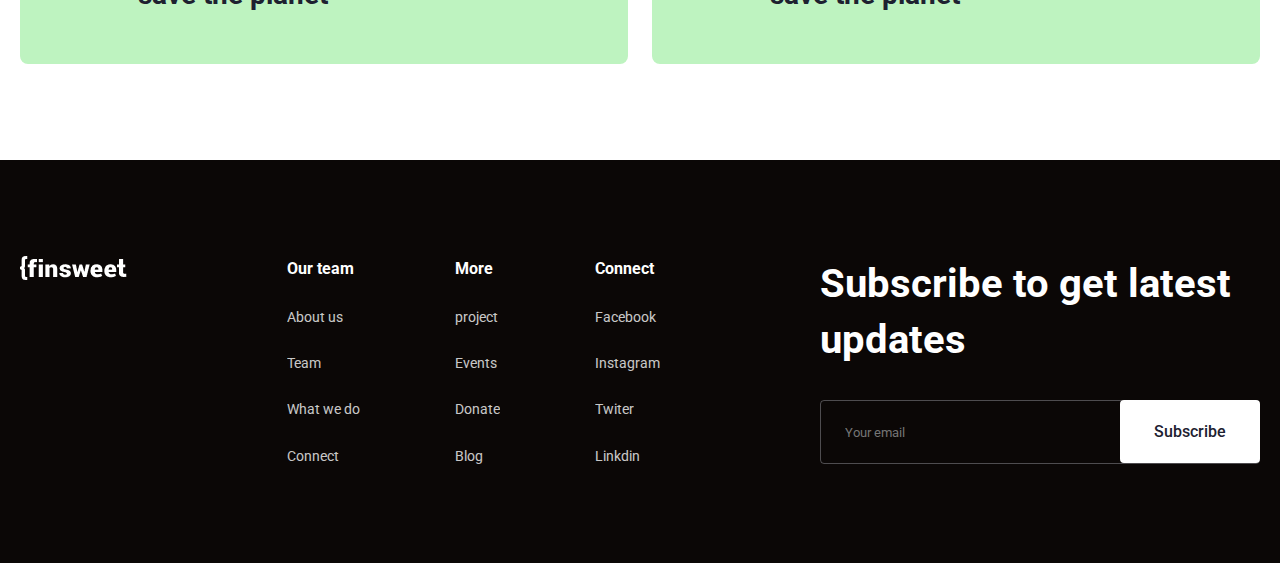
<file: media.html>
<!DOCTYPE html>
<html lang="en">

<head>
    <meta charset="UTF-8">
    <meta http-equiv="X-UA-Compatible" content="IE=edge">
    <meta name="viewport" content="width=device-width, initial-scale=1.0">
    <link rel="stylesheet" href="./css/base/global.css">
    <link rel="stylesheet" href="./css/pages/media.css ">
    <link rel="stylesheet" href="./css/pages/home.css">
    <link rel="stylesheet" href="./css/modules/volunteer.css">
    <title>Media | xabib</title>
</head>

<body>
    <div class="port">
        <header class="header">
            <div class="container header__container">
                <div class="header__logo">
                    <img src="./images/home/header-logo.png" alt="logo">
                </div>
                <nav class="navbar">
                    <ul class="nav__list">
                        <li class="nav__item">
                            <a href="./index.html" class="header__nav__link">Home</a>
                        </li>
                        <li class="nav__item">
                            <a href="./about-us.html" class="header__nav__link">About us</a>
                        </li>
                        <li class="nav__item">
                            <a href="./what-we-do.html" class="header__nav__link">What We Do</a>
                        </li>
                        <li class="nav__item">
                            <a href="./media.html" class="header__nav__link">Media</a>
                        </li>
                        <li class="nav__item">
                            <a href="./contact-us.html" class="header__nav__link">Contact</a>
                        </li>
                    </ul>
                    <button class="header__nav__btn">Donate</button>
                </nav>


                <button class="hamburger" id="navbar-open">
                    <img src="./images/home/menu.svg" alt="" />
                </button>
            </div>
            <div id="navbar-responsive">
                <ul class="nav-res__list">
                    <li class="nav-res__item">
                        <a href="#" class="nav-res__link">Home</a>
                    </li>
                    <li class="nav-res__item">
                        <a href="#" class="nav-res__link">About us</a>
                    </li>
                    <li class="nav-res__item">
                        <a href="#" class="nav-res__link">What we do</a>
                    </li>
                    <li class="nav-res__item">
                        <a href="#" class="nav-res__link">Media</a>
                    </li>
                    <li class="nav-res__item">
                        <a href="#" class="nav-res__link">contact</a>
                    </li>
                </ul>
                <button id="navbar-close">
                    <img src="./images/home/close.svg" alt="" />
                </button>
            </div>
        </header>
        <div class="section-block container">
            <div class="section-block-name">
                <div class="main-block-name">
                    <div class="main-line"></div>
                    <h1>Top news</h1>
                </div>
                <div class="main-block">
                    <h1>Our goal is to make water available for everyone</h1>
                    <p>Aenean faucibus nibh et justo cursus id rutrum lorem imperdiet. Nunc ut sem vitae risus tristique
                        posuere.</p>
                    <a href="#">Read more</a>
                </div>
            </div>
            <div class="main-list">
                <div class="main-card">
                    <img src="./images/media/Image(2).png" alt="">
                    <div class="main-car">
                        <h1>Don’t destroy greenery and don’t spoil scenery.</h1>
                        <p>Lorem ipsum dolor sit amet, consectetur adipiscing elit. Suspendisse varius enim</p>
                    </div>
                </div>
                <div class="main-card">
                    <img src="./images/media/Image(3).png" alt="">
                    <div class="main-car">
                        <h1>Why saving wildlife is extremely important</h1>
                        <p>Lorem ipsum dolor sit amet, consectetur adipiscing elit. Suspendisse varius enim</p>
                    </div>
                </div>
                <div class="main-card">
                    <img src="./images/media/Image(4).png" alt="">
                    <div class="main-car">
                        <h1>Caring for the present is caring for the future</h1>
                        <p>Lorem ipsum dolor sit amet, consectetur adipiscing elit. Suspendisse varius enim</p>
                    </div>
                </div>
            </div>
        </div>
    </div>
    <section class="news-and-events">
        <div class="container">
            <div class="new__box">
              <h3 class="new__title">Read Our News</h3>
              <div class="new__border"></div>
            </div>
            <div class="new__content">
              <div class="new__content__item">
                <img src="./images/home/Thumbnail.png" alt="">
                <h5>Don’t destroy greenery and don’t spoil scenery</h5>
                <p>Lorem ipsum dolor sit amet, consectetur adipiscing elit. Suspendisse varius enim</p>
              </div>
              <div class="new__content__item">
                <img src="./images/home/Thumbnail (1).png" alt="">
                <h5>Don’t destroy greenery and don’t spoil scenery</h5>
                <p>Lorem ipsum dolor sit amet, consectetur adipiscing elit. Suspendisse varius enim</p>
              </div>
              <div class="new__content__item">
               <a href="./event.html"> <img src="./images/home/Thumbnail (2).png" alt=""></a>
                <h5>Don’t destroy greenery and don’t spoil scenery</h5>
                <p>Lorem ipsum dolor sit amet, consectetur adipiscing elit. Suspendisse varius enim</p>
              </div>
              <div class="new__content__item">
                <a href="./event.html"><img src="./images/home/Thumbnail (3).png" alt=""></a>
                <h5>Don’t destroy greenery and don’t spoil scenery</h5>
                <p>Lorem ipsum dolor sit amet, consectetur adipiscing elit. Suspendisse varius enim</p>
              </div>
            </div>
            <div class="events">
              <div class="events__box">
                <h3 class="events__box__title">Our Events</h3>
                <div class="events__border"></div>
              </div>

              <div class="event__content">
                <div class="event__content__box">
                  <div class="event__box__data">
                    <h3>23</h3>
                    <p>sep</p>
                  </div>
                  <div class="event__box__texts">
                    <div class="event__box__title-border">
                      <h5>Next Events</h5>
                      <div class="event__box__border"></div>
                    </div>
                    <h3 class="event__box__title">Say no to plastic usage and save the planet</h3>
                  </div>
                  <div class="event__box__img">
                    <img class="event__img" src="./images/home/evens-btn.png" alt="">
                  </div>
                </div>

                <div class="event__content__box">
                  <div class="event__box__data">
                    <h3>23</h3>
                    <p>sep</p>
                  </div>
                  <div class="event__box__texts">
                    <div class="event__box__title-border">
                      <h5>Next Events</h5>
                      <div class="event__box__border"></div>
                    </div>
                    <h3 class="event__box__title">Say no to plastic usage and save the planet</h3>
                  </div>
                  <div class="event__box__img">
                    <img class="event__img" src="./images/home/evens-btn.png" alt="">
                  </div>
                </div>
              </div>
            </div>
        </div>
    </section>



    <footer class="footer">
        <div class="container footer__container">
            <div class="footer__aside">
                <img src="./images/home/footer-Logo.png" alt="logo">
            </div>
            <div class="footer__bside">
                <ul class="footer__list">
                    <li class="footer__item">
                        <h3 class="footer__item__title">Our team</h3>
                        <a href="" class="footer__item__link">About us</a>
                        <a href="" class="footer__item__link">Team</a>
                        <a href="" class="footer__item__link">What we do</a>
                        <a href="" class="footer__item__link">Connect</a>
                    </li>
                    <li class="footer__item">
                        <h3 class="footer__item__title">More</h3>
                        <a href="" class="footer__item__link">project</a>
                        <a href="" class="footer__item__link">Events</a>
                        <a href="" class="footer__item__link">Donate</a>
                        <a href="" class="footer__item__link">Blog</a>
                    </li>
                    <li class="footer__item">
                        <h3 class="footer__item__title">Connect</h3>
                        <a href="" class="footer__item__link">Facebook</a>
                        <a href="" class="footer__item__link">Instagram</a>
                        <a href="" class="footer__item__link">Twiter</a>
                        <a href="" class="footer__item__link">Linkdin</a>
                    </li>
                </ul>
            </div>
            <div class="footer__subscribe">
                <h2 class="footer__subscribe__title">Subscribe to get latest updates</h2>
                <input class="footer__subscribe__input" type="email" placeholder="Your email">
                <button class="footer__subscribe__btn">Subscribe</button>
            </div>
        </div>
    </footer>
</body>

</html>
</file>
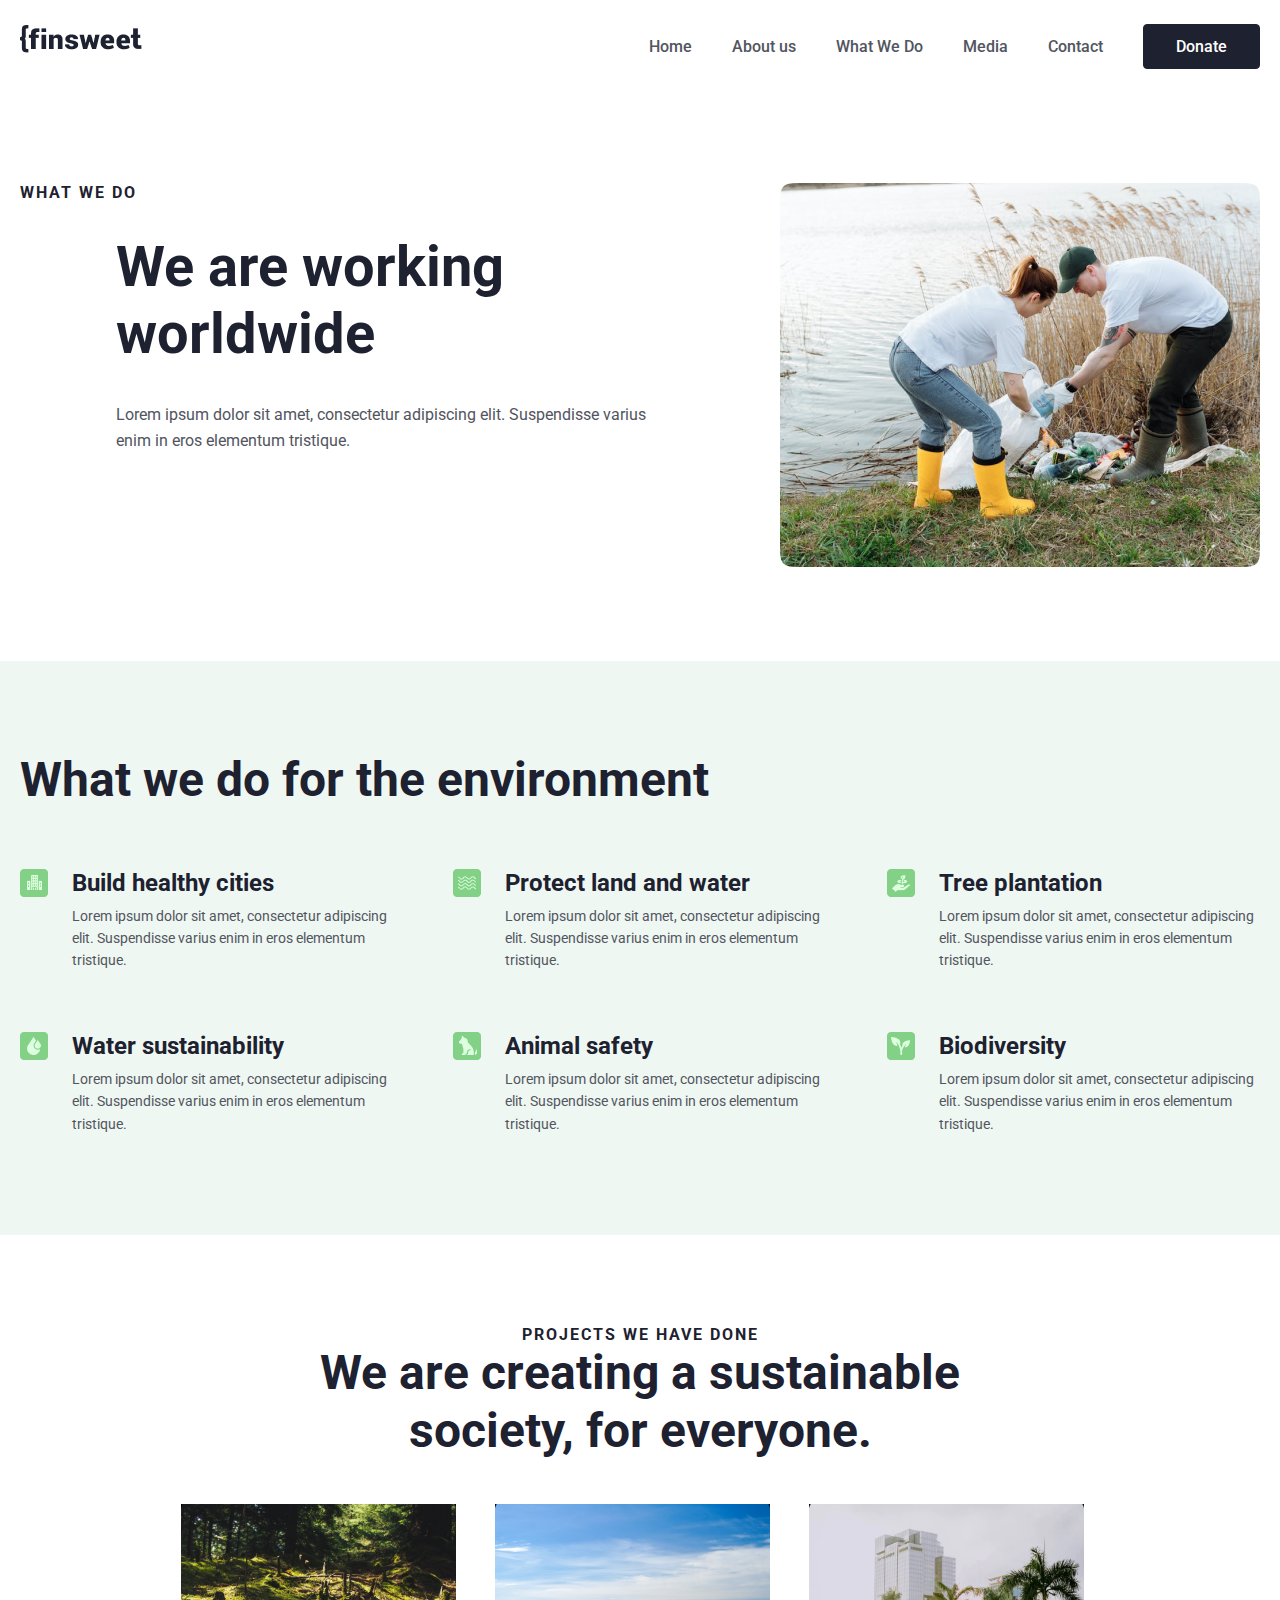
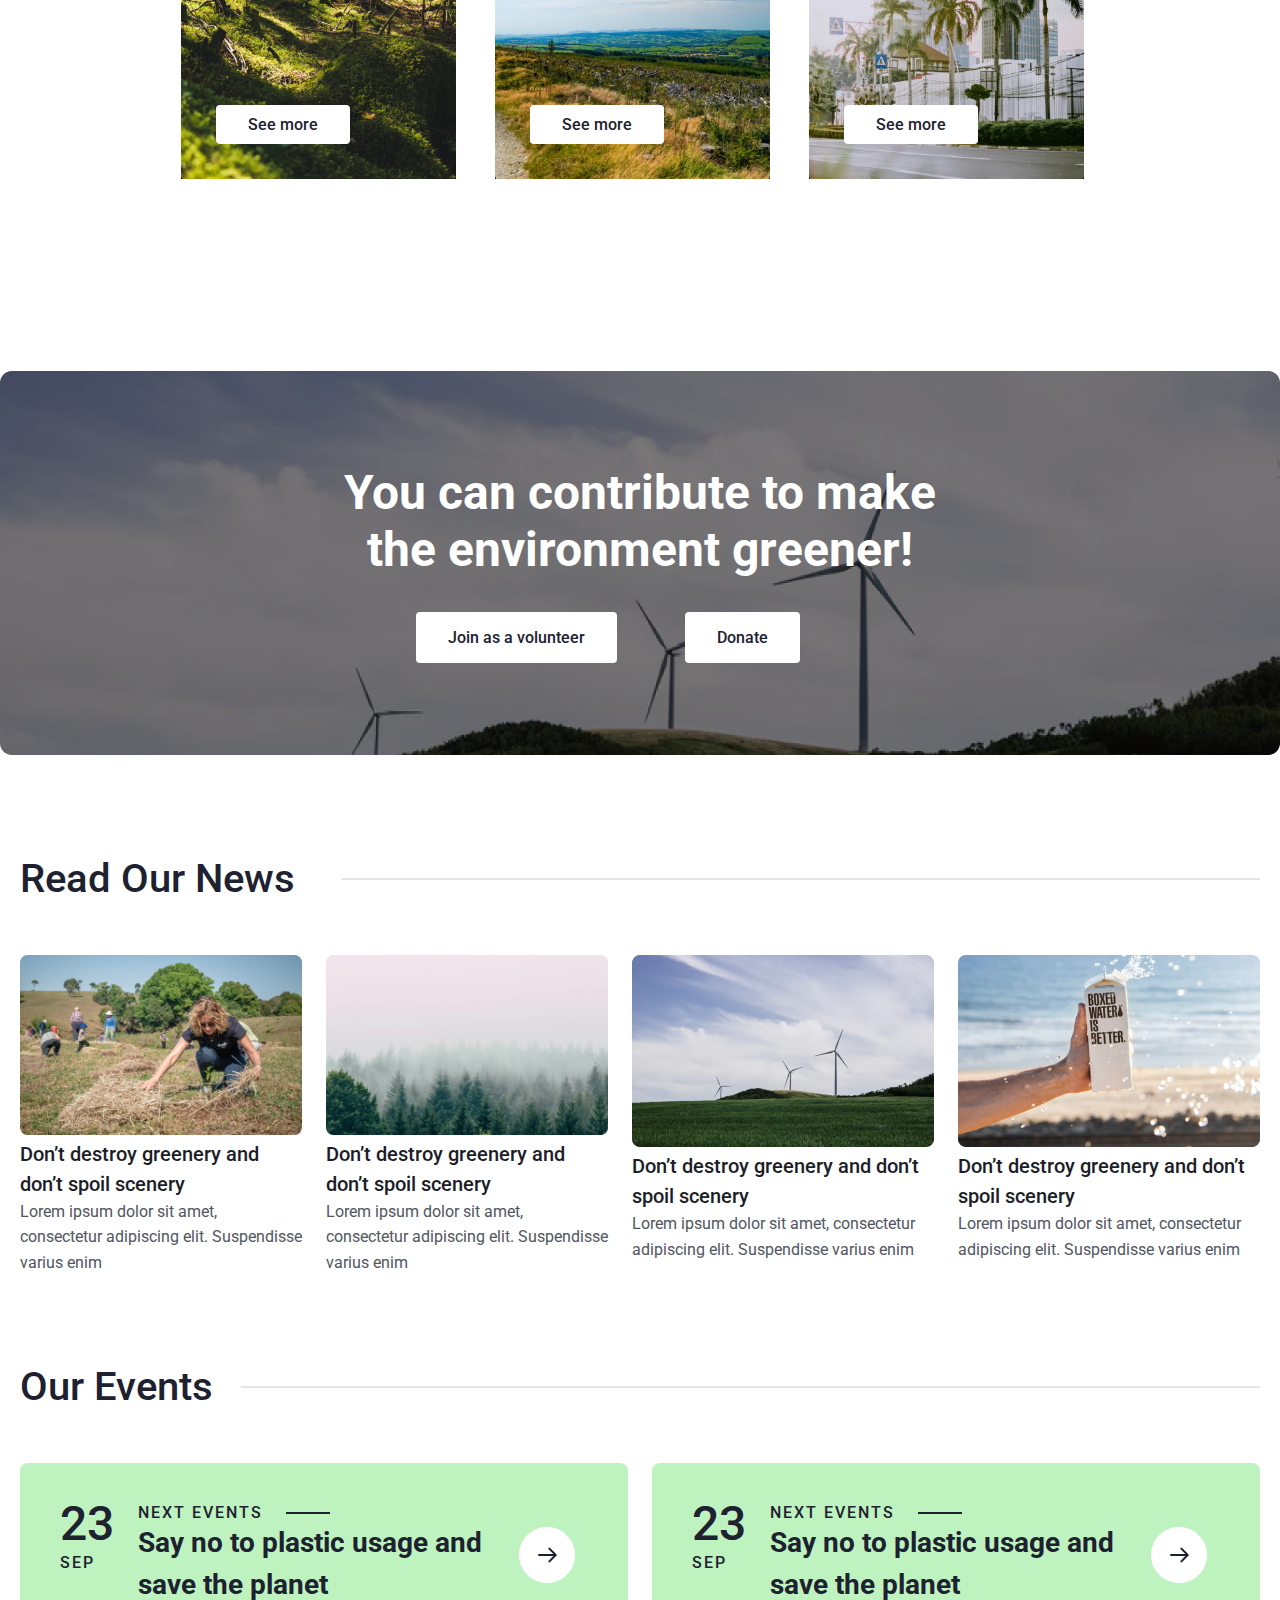
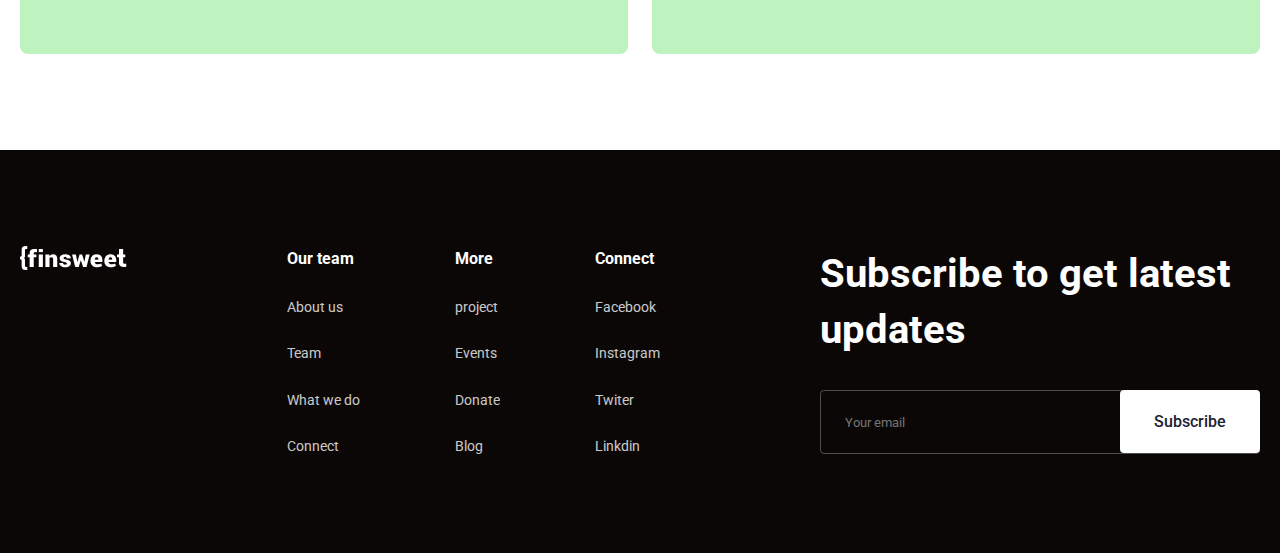
<file: what-we-do.html>
<!DOCTYPE html>
<html lang="en">

<head>
    <meta charset="UTF-8">
    <meta http-equiv="X-UA-Compatible" content="IE=edge">
    <meta name="viewport" content="width=device-width, initial-scale=1.0">
    <link rel="stylesheet" href="./css/base/global.css">
    <link rel="stylesheet" href="./css/pages/what-we-do.css"><link rel="stylesheet" href="https://cdnjs.cloudflare.com/ajax/libs/font-awesome/6.4.0/css/all.min.css"
    integrity="sha512-iecdLmaskl7CVkqkXNQ/ZH/XLlvWZOJyj7Yy7tcenmpD1ypASozpmT/E0iPtmFIB46ZmdtAc9eNBvH0H/ZpiBw=="
    crossorigin="anonymous" referrerpolicy="no-referrer" />
    <link rel="stylesheet" href="./css/modules/volunteer.css">
    <link rel="stylesheet" href="./css/pages/home.css">
    <title>what-we-do | xabib</title>
</head>

<body>
    <header class="header">
        <div class="container header__container">
            <div class="header__logo">
                <img src="./images/home/header-logo.png" alt="logo">
            </div>
            <nav class="navbar">
                <ul class="nav__list">
                    <li class="nav__item">
                        <a href="./index.html" class="header__nav__link">Home</a>
                    </li>
                    <li class="nav__item">
                        <a href="./about-us.html" class="header__nav__link">About us</a>
                    </li>
                    <li class="nav__item">
                        <a href="./what-we-do.html" class="header__nav__link">What We Do</a>
                    </li>
                    <li class="nav__item">
                        <a href="./media.html" class="header__nav__link">Media</a>
                    </li>
                    <li class="nav__item">
                        <a href="./contact-us.html" class="header__nav__link">Contact</a>
                    </li>
                </ul>
                <button class="header__nav__btn">Donate</button>
            </nav>


            <button class="hamburger" id="navbar-open">
                <img src="./images/home/menu.svg" alt="" />
            </button>
        </div>
        <div id="navbar-responsive">
            <ul class="nav-res__list">
                <li class="nav-res__item">
                    <a href="#" class="nav-res__link">Home</a>
                </li>
                <li class="nav-res__item">
                    <a href="#" class="nav-res__link">About us</a>
                </li>
                <li class="nav-res__item">
                    <a href="#" class="nav-res__link">What we do</a>
                </li>
                <li class="nav-res__item">
                    <a href="#" class="nav-res__link">Media</a>
                </li>
                <li class="nav-res__item">
                    <a href="#" class="nav-res__link">contact</a>
                </li>
            </ul>
            <button id="navbar-close">
                <img src="./images/home/close.svg" alt="" />
            </button>
        </div>
    </header>
    <div class="container header-what">
        <div class="what-text">
            <h3>What we do</h3>
            <h1>We are working worldwide</h1>
            <p>Lorem ipsum dolor sit amet, consectetur adipiscing elit. Suspendisse varius enim in eros elementum
                tristique.</p>
        </div>
        <div class="what-img">
            <img src="./images/what-we-do/Image(1).png" alt="">
        </div>
    </div>
    <div class="what-block">
        <div class="container">
            <div class="wedo-name">
                <h1>
                    What we do for the environment
                </h1>
            </div>
            <div class="block-wedo">
                <div class="block-we">
                    <div class="wedo-img">
                        <img src="./images/what-we-do/Icon.png" alt="">
                    </div>
                    <div class="wedo-text">
                        <h1>Build healthy cities</h1>
                        <p>Lorem ipsum dolor sit amet, consectetur adipiscing elit. Suspendisse varius enim in eros
                            elementum tristique.</p>
                    </div>
                </div>
                <div class="block-we">
                    <div class="wedo-img">
                        <img src="./images/what-we-do/Icon(1).png" alt="">
                    </div>
                    <div class="wedo-text">
                        <h1>Protect land and water</h1>
                        <p>Lorem ipsum dolor sit amet, consectetur adipiscing elit. Suspendisse varius enim in eros
                            elementum tristique.</p>
                    </div>
                </div>
                <div class="block-we">
                    <div class="wedo-img">
                        <img src="./images/what-we-do/Icon(2).png" alt="">
                    </div>
                    <div class="wedo-text">
                        <h1>Tree plantation</h1>
                        <p>Lorem ipsum dolor sit amet, consectetur adipiscing elit. Suspendisse varius enim in eros
                            elementum tristique.</p>
                    </div>
                </div>
                <div class="block-we">
                    <div class="wedo-img">
                        <img src="./images/what-we-do/Icon(3).png" alt="">
                    </div>
                    <div class="wedo-text">
                        <h1>Water sustainability</h1>
                        <p>Lorem ipsum dolor sit amet, consectetur adipiscing elit. Suspendisse varius enim in eros
                            elementum tristique.</p>
                    </div>
                </div>
                <div class="block-we">
                    <div class="wedo-img">
                        <img src="./images/what-we-do/Icon(4).png" alt="">
                    </div>
                    <div class="wedo-text">
                        <h1>Animal safety</h1>
                        <p>Lorem ipsum dolor sit amet, consectetur adipiscing elit. Suspendisse varius enim in eros
                            elementum tristique.</p>
                    </div>
                </div>
                <div class="block-we">
                    <div class="wedo-img">
                        <img src="./images/what-we-do/Icon(5).png" alt="">
                    </div>
                    <div class="wedo-text">
                        <h1>Biodiversity</h1>
                        <p>Lorem ipsum dolor sit amet, consectetur adipiscing elit. Suspendisse varius enim in eros
                            elementum tristique.</p>
                    </div>
                </div>
            </div>
        </div>
    </div>
    <div class="container what-projects">
        <div class="what-projects-name">
            <h4>Projects we have done</h4>
            <h1>We are creating a sustainable society, for everyone.</h1>
        </div>
        <div class="project__wrapper">


            <div class="project__box">
                <div class="project__imgBx">
                    <img src="./images/home/project-item (1).png">
                </div>
                <div class="project__content">
                    <div>
                        <h2>Mission 40K: Tree plantation</h2>
                        <p>Lorem ipsum dolor sit amet, consectetur adipiscing elit. Suspendisse varius enim in eros.
                        </p>
                        <button class="project__btn">See more</button>
                    </div>
                </div>
            </div>
    
            <div class="project__box">
                <div class="project__imgBx">
                    <img src="./images/home/project-item (2).png">
                </div>
                <div class="project__content">
                    <div>
                        <h2>Weekly cleanliness program in city</h2>
                        <p>Lorem ipsum dolor sit amet, consectetur adipiscing elit. Suspendisse varius enim in eros.
                        </p>
                        <button class="project__btn">See more</button>
                    </div>
                </div>
            </div>
            <div class="project__box">
                <div class="project__imgBx">
                    <img src="./images/home/project-item (3).png">
                </div>
                <div class="project__content">
                    <div>
                        <h2>Wildlife safety program 2021</h2>
                        <p>Lorem ipsum dolor sit amet, consectetur adipiscing elit. Suspendisse varius enim in eros.
                        </p>
                        <button class="project__btn">See more</button>
                    </div>
                </div>
            </div>
        </div>
    </div>
    <section class="greener">
        <div class="container greener__container .green-img">
            <h3 class="greener__title">You can contribute to make the environment greener!</h3>
            <div class="grenner__bts">
                <button class="greener__btn">Join as a volunteer</button>
                <button class="greener__btn">Donate</button>
            </div>
        </div>
    </section>
        <section class="news-and-events">
        <div class="container">
            <div class="new__box">
              <h3 class="new__title">Read Our News</h3>
              <div class="new__border"></div>
            </div>
            <div class="new__content">
              <div class="new__content__item">
                <img src="./images/home/Thumbnail.png" alt="">
                <h5>Don’t destroy greenery and don’t spoil scenery</h5>
                <p>Lorem ipsum dolor sit amet, consectetur adipiscing elit. Suspendisse varius enim</p>
              </div>
              <div class="new__content__item">
                <img src="./images/home/Thumbnail (1).png" alt="">
                <h5>Don’t destroy greenery and don’t spoil scenery</h5>
                <p>Lorem ipsum dolor sit amet, consectetur adipiscing elit. Suspendisse varius enim</p>
              </div>
              <div class="new__content__item">
               <a href="./event.html"> <img src="./images/home/Thumbnail (2).png" alt=""></a>
                <h5>Don’t destroy greenery and don’t spoil scenery</h5>
                <p>Lorem ipsum dolor sit amet, consectetur adipiscing elit. Suspendisse varius enim</p>
              </div>
              <div class="new__content__item">
                <a href="./event.html"><img src="./images/home/Thumbnail (3).png" alt=""></a>
                <h5>Don’t destroy greenery and don’t spoil scenery</h5>
                <p>Lorem ipsum dolor sit amet, consectetur adipiscing elit. Suspendisse varius enim</p>
              </div>
            </div>
            <div class="events">
              <div class="events__box">
                <h3 class="events__box__title">Our Events</h3>
                <div class="events__border"></div>
              </div>

              <div class="event__content">
                <div class="event__content__box">
                  <div class="event__box__data">
                    <h3>23</h3>
                    <p>sep</p>
                  </div>
                  <div class="event__box__texts">
                    <div class="event__box__title-border">
                      <h5>Next Events</h5>
                      <div class="event__box__border"></div>
                    </div>
                    <h3 class="event__box__title">Say no to plastic usage and save the planet</h3>
                  </div>
                  <div class="event__box__img">
                    <img class="event__img" src="./images/home/evens-btn.png" alt="">
                  </div>
                </div>

                <div class="event__content__box">
                  <div class="event__box__data">
                    <h3>23</h3>
                    <p>sep</p>
                  </div>
                  <div class="event__box__texts">
                    <div class="event__box__title-border">
                      <h5>Next Events</h5>
                      <div class="event__box__border"></div>
                    </div>
                    <h3 class="event__box__title">Say no to plastic usage and save the planet</h3>
                  </div>
                  <div class="event__box__img">
                    <img class="event__img" src="./images/home/evens-btn.png" alt="">
                  </div>
                </div>
              </div>
            </div>
        </div>
    </section>



    <footer class="footer">
        <div class="container footer__container">
            <div class="footer__aside">
                <img src="./images/home/footer-Logo.png" alt="logo">
            </div>
            <div class="footer__bside">
                <ul class="footer__list">
                    <li class="footer__item">
                        <h3 class="footer__item__title">Our team</h3>
                        <a href="" class="footer__item__link">About us</a>
                        <a href="" class="footer__item__link">Team</a>
                        <a href="" class="footer__item__link">What we do</a>
                        <a href="" class="footer__item__link">Connect</a>
                    </li>
                    <li class="footer__item">
                        <h3 class="footer__item__title">More</h3>
                        <a href="" class="footer__item__link">project</a>
                        <a href="" class="footer__item__link">Events</a>
                        <a href="" class="footer__item__link">Donate</a>
                        <a href="" class="footer__item__link">Blog</a>
                    </li>
                    <li class="footer__item">
                        <h3 class="footer__item__title">Connect</h3>
                        <a href="" class="footer__item__link">Facebook</a>
                        <a href="" class="footer__item__link">Instagram</a>
                        <a href="" class="footer__item__link">Twiter</a>
                        <a href="" class="footer__item__link">Linkdin</a>
                    </li>
                </ul>
            </div>
            <div class="footer__subscribe">
                <h2 class="footer__subscribe__title">Subscribe to get latest updates</h2>
                <input class="footer__subscribe__input" type="email" placeholder="Your email">
                <button class="footer__subscribe__btn">Subscribe</button>
            </div>
        </div>
    </footer>
</body>

</html>
</file>
<file: css/pages/home.css>
@import "../base/global.css";

.header {
  /* position: fixed; */
  width: 100%;
  font-family: "Roboto", sans-serif;
}
.header__container {
  padding-top: 24px;
  padding-bottom: 24px;
  display: flex;
  justify-content: space-between;
}
.navbar {
  display: flex;
  gap: 40px;
}
.header__nav__btn {
  font-family: "Roboto", sans-serif;
  padding: 12px 32px;
  border: 1px solid #1d2130;
  background: #1d2130;
  border-radius: 4px;
  font-weight: 500;
  font-size: 16px;
  line-height: 19px;
  color: #ffffff;
  cursor: pointer;
  transition: 0.5s;
}
.header__nav__btn:hover {
  border: 1px solid #fff#1d2130;
  background-color: #fff;
  color: #1d2130;
}
.header__nav__link {
  font-family: "Roboto", sans-serif;
  font-weight: 500;
  font-size: 16px;
  line-height: 19px;
  color: #525560;
  transition: 0.5s;
}

.header__nav__link:hover {
  color: #1d2130;
}

.nav__list {
  display: flex;
  align-items: center;
  gap: 40px;
}
.nav__item {
  cursor: pointer;
  position: relative;
}
.nav__item::after {
  content: "";
  width: 0;
  height: 3px;
  background: #1d2130;
  position: absolute;
  left: 0;
  bottom: -10px;
  transition: 0.5s;
}
.nav__item:hover::after {
  width: 100%;
}
.hamburger {
  display: none;
}
#navbar-responsive {
  display: none;
  position: fixed;
  /* top: -100%; */
  top: 0;
  bottom: 0;
  left: -100%;
  display: flex;
  justify-content: center;
  align-items: center;
  width: 75%;
  height: 100vh;
  background-color: rgb(63, 62, 62);
  transition: 1s;
  z-index: 100;
}

.nav-res__list {
  list-style-type: none;
}

.nav-res__item {
  text-align: center;
  margin: 20px 0;
}

.nav-res__link {
  font-family: "Roboto", sans-serif;
  font-size: 20px;
  color: #1d2130;
  text-transform: uppercase;
  transition: 0.5s;
}
.nav-res__link:hover {
  color: white;
}

#navbar-close {
  position: absolute;
  top: 20px;
  right: 20px;
  background-color: transparent;
}

@media (max-width: 900px) {
  .navbar {
    display: none;
  }
  .hamburger {
    display: block;
  }
}

/* footer qismii */

.footer {
  padding-top: 96px;
  padding-bottom: 96px;
  background-color: rgba(11, 7, 6, 1);
}

.footer__container {
  display: flex;
  justify-content: space-between;
}

.footer__list {
  display: flex;
  gap: 95px;
}

.footer__item__title {
  font-weight: 700;
  font-size: 16px;
  line-height: 160%;
  color: #ffffff;
}
.footer__item__link {
  font-family: "Roboto", sans-serif;
  display: flex;
  margin-top: 24px;
  font-size: 14px;
  line-height: 160%;
  color: #ffffff;
  opacity: 0.78;
  transition: 0.5s;
}
.footer__item__link:hover {
  color: aquamarine;
  transform: scale(1.5);
}
.footer__subscribe {
  position: relative;
  z-index: 10;
}
.footer__subscribe__title {
  font-family: "Roboto", sans-serif;
  margin-bottom: 32px;
  max-width: 440px;
  height: 112px;
  font-weight: 700;
  font-size: 40px;
  line-height: 140%;
  color: #ffffff;
}
.footer__subscribe__input {
  font-family: "Roboto", sans-serif;
  padding-left: 24px;
  width: 100%;
  height: 64px;

  outline: none;
  background: transparent;
  border: 1px solid rgba(235, 240, 249, 0.3);
  border-radius: 4px;
}
.footer__subscribe__btn {
  font-family: "Roboto", sans-serif;
  position: absolute;
  right: 0;
  padding: 20px 32px;
  background: #ffffff;
  backdrop-filter: blur(40px);
  border-radius: 4px;
  border: 2px solid #fff;
  font-weight: 500;
  font-size: 16px;
  line-height: 19px;
  color: #1d2130;
  transition: 0.5s;
}
.footer__subscribe__btn:hover {
  background: transparent;
  color: #fff;
  border: 2px solid #fff;
}
@media (max-width: 1000px) {
  .footer__container {
    display: flex;
    flex-wrap: wrap;
    gap: 50px;
  }
}

.hamburger > img {
  background: transparent;
}
@media (max-width: 450px) {
  .footer__item:nth-child(3) {
    display: none;
  }
  footer__subscribe__title {
    font-size: 35px;
  }
}

.home {
  background: url(../../images/home/BG\ Image.png) no-repeat;
  background-position: center 0;
  height: 735px;
}
.home__title {
  padding-top: 128px;
  max-width: 640px;
  height: 231px;
  font-family: "Roboto";
  font-weight: 700;
  font-size: 64px;
  line-height: 120%;
  color: #ffffff;
}
.home__btns {
  display: flex;
  align-items: center;
  padding-top: 170px;
  gap: 40px;
}
.home__bts__btn {
  padding: 16px 32px;
  font-family: "Roboto";
  font-weight: 500;
  font-size: 16px;
  line-height: 19px;
  color: #1d2130;
  background: #ffffff;
  backdrop-filter: blur(40px);
  border-radius: 4px;
  transition: 0.5s;
}
.home__bts__btn:hover {
  color: #fff;
  background: #1d2130;
}
.home__links {
  display: flex;
  align-items: center;
  gap: 8px;
  transition: 0.5s;
}
.fa-regular {
  background: #ffffff;
  font-size: 35px;
  border-radius: 50%;
  border: none;
}

.home__link {
  font-family: "Roboto";
  font-weight: 500;
  font-size: 16px;
  line-height: 19px;
  text-align: right;
  color: #ffffff;
  order: 1;
}
.home__links:hover {
  transform: scale(1.3);
  color: rgb(111, 141, 217);
}
.home__end {
  margin-top: 192px;
  display: flex;
  justify-content: space-between;
  align-items: center;
  gap: 24px;
}
.home__end__planted > h3 {
  width: 166px;
  font-family: "Roboto";
  font-weight: 500;
  font-size: 18px;
  line-height: 21px;
  color: #ffffff;
}
.home__end__border {
  width: 100%;
  height: 2px;
  background: rgba(229, 229, 229, 1);
  backdrop-filter: blur(15px);
}
.donations > h3 {
  width: 205px;
  font-family: "Roboto";
  font-weight: 500;
  font-size: 18px;
  line-height: 21px;
  color: #ffffff;
}

@media (max-width: 900px) {
  .home__title {
    font-size: 45px;
  }
}
@media (max-width: 450px) {
  .home__btns {
    display: flex;
    flex-direction: column;
  }
}

/* ------ about section ------ */

.about__container {
  display: flex;
  justify-content: space-between;
}
.about__aside {
  display: flex;
  margin-top: 158px;
  gap: 24px;
}
.about__border {
  width: 72px;
  height: 2px;
  background-color: #1d2130;
}

.about__aside__texts > h5 {
  font-family: "Roboto";
  font-weight: 700;
  font-size: 16px;
  line-height: 19px;
  letter-spacing: 2px;
  text-transform: uppercase;
  color: #1d2130;
}
.about__aside__texts > h3 {
  margin-top: 32px;
  margin-bottom: 32px;
  max-width: 607px;
  height: 116px;
  font-family: "Roboto";
  font-style: normal;
  font-weight: 700;
  font-size: 48px;
  line-height: 120%;
  color: #1d2130;
}
.about__aside__texts > p {
  max-width: 608px;
  height: 156px;
  font-family: "Roboto";
  font-style: normal;
  font-weight: 400;
  font-size: 16px;
  line-height: 160%;
  color: #525560;
}
.about__aside__btn {
  padding: 15px 31px;
  background: #70c174;
  backdrop-filter: blur(40px);
  border-radius: 4px;
  border: 1px solid #70c174;
  margin-top: 48px;
  font-family: "Roboto";
  font-weight: 500;
  font-size: 16px;
  line-height: 19px;
  color: #ffffff;
  transition: 0.8s;
}
.about__aside__btn:hover {
  background: transparent;
  color: #70c174;
}
.about__bside {
  margin-top: 96px;
}

.about__end__wrapper {
  margin-top: 64px;
  display: flex;
  align-items: center;
  gap: 24px;
}
.about__end__title {
  width: 191px;
  font-family: "Roboto";
  font-weight: 500;
  font-size: 16px;
  line-height: 19px;
  letter-spacing: 2px;
  text-transform: uppercase;
  color: #1d2130;
}
.about__end__border {
  width: 100%;
  height: 2px;
  background-color: #e5e5e5;
  transform: rotate(180deg);
}
.about__end__imgs {
  margin-top: 33.51px;
  margin-bottom: 64.03px;
  display: flex;
  justify-content: space-between;
}

@media (max-width: 1150px) {
  .about__container {
    display: flex;
    flex-wrap: wrap;
  }
}
@media (max-width: 1050px) {
  .about__end__imgs {
    display: flex;
    flex-wrap: wrap;
    gap: 30px 30px;
  }
}

@media (max-width: 650px) {
  .about__aside__texts > h3 {
    font-size: 40px;
  }
  .about__end__imgs > img {
    width: 100%;
  }
  .about__aside__texts > p {
    display: none;
  }
  .about__bside__img {
    width: 100%;
  }
  .home__end {
    display: flex;
    flex-direction: column;
  }
}

/* ------ what we do ------ */
.what-we-do {
  background: #eff7f2;
}

.what-we-do__wrapper {
  display: flex;
  justify-content: space-between;
  padding-bottom: 96px;
}
.what-we-do__aside {
  padding-top: 96px;
  display: flex;
  justify-content: space-between;
  gap: 24px;
}
.what-we-do__aside__border {
  width: 72px;
  height: 2px;
  background-color: #1d2130;
}

.what-we-do__aside__texts > h5 {
  font-family: "Roboto";
  font-weight: 700;
  font-size: 16px;
  line-height: 19px;
  letter-spacing: 2px;
  text-transform: uppercase;
  color: #1d2130;
}
.what-we-do__aside__texts > h3 {
  margin-top: 32px;
  margin-bottom: 16px;
  max-width: 608px;
  height: 116px;
  font-family: "Roboto";
  font-style: normal;
  font-weight: 700;
  font-size: 48px;
  line-height: 120%;
  color: #1d2130;
}
.what-we-do__aside__texts > p {
  margin-bottom: 33px;
  max-width: 608px;
  height: 52px;
  font-family: "Roboto";
  font-size: 16px;
  line-height: 160%;
  color: #525560;
}
.what-we-do__aside__list {
  display: flex;
}
.w__aside__list__border {
  height: 441px;
  width: 2px;
  background: rgba(229, 229, 229, 1);
}
.w__aside__list__img {
  display: flex;
  flex-direction: column;
  align-items: center;
  gap: 90px;
  margin-left: 24px;
}
.w__aside__list__texts {
  margin-left: 24px;
}
.w__aside__list__texts > h3 {
  margin-bottom: 14px;
  font-family: "Roboto";
  font-weight: 700;
  font-size: 24px;
  line-height: 28px;
  color: #1d2130;
}
.w__aside__list__texts > p {
  margin-bottom: 24px;
  max-width: 384px;
  height: 52px;
  font-family: "Roboto";
  font-size: 16px;
  line-height: 160%;
  color: #525560;
}
.what-we-do__bside {
  padding-top: 147px;
}
@media (max-width: 1150px) {
  .what-we-do__wrapper {
    display: flex;
    flex-direction: column;
  }
}
@media (max-width: 650px) {
  .what-we-do__aside__texts > h3 {
    font-size: 30px;
  }
  .w__aside__list__texts > p {
    margin-bottom: 65px;
  }
  .w__aside__list__img {
    gap: 131px;
  }
  .w__aside__list__border {
    height: 624px;
  }
  .what-we-do__bside > img {
    width: 100%;
  }
  .what-we-do__aside__border {
    display: none;
  }
}

/* ------- project -------- */

.project__wrapper {
  display: flex;
  gap: 24px;
  margin-bottom: 96px;
}
.project__border {
  margin-top: 105.5px;
  display: flex;
  align-items: center;
  width: 72px;
  height: 2px;
  background: rgba(29, 33, 48, 1);
}
.project__texts {
  margin-top: 96px;
}
.project__texts > h5 {
  font-family: "Roboto";
  font-weight: 700;
  font-size: 16px;
  line-height: 19px;
  letter-spacing: 2px;
  text-transform: uppercase;
  color: #1d2130;
}
.project__title {
  margin-top: 32px;
  max-width: 640px;
  height: 174px;
  font-family: "Roboto";
  font-weight: 700;
  font-size: 48px;
  line-height: 120%;
  color: #1d2130;
}

.project__wrapper {
  position: relative;
  display: flex;
  justify-content: center;
  flex-wrap: wrap;
  transform-style: preserve-3d;
  perspective: 500px;
  margin: auto;
}
.project__box {
  margin-top: 65px;
  margin-bottom: 96px;
  position: relative;
  width: 275px;
  height: 275px;
  background: #000;
  transition: 0.5s;
  transform-style: preserve-3d;
  overflow: hidden;
  margin-right: 15px;
  margin-top: 45px;
}
.project__wrapper:hover .project__box {
  transform: rotateY(25deg);
}
.project__wrapper .project__box:hover .wrapper__box {
  transform: rotateY(-25deg);
}
.project__wrapper .project__box:hover {
  transform: rotateY(0deg) scale(1.25);
  z-index: 1;
  box-shadow: 0 25px 40px rgba(0, 0, 0, 0.5);
}
.project__imgBx {
  position: absolute;
  top: 0;
  left: 0;
  width: 100%;
  height: 100%;
}
.project__imgBx:before {
  content: "";
  position: absolute;
  top: 0;
  left: 0;
  width: 100%;
  height: 100%;
  background: linear-gradient(180deg, #f00, #000);
  z-index: 1;
  opacity: 0;
  transition: 0.5s;
  mix-blend-mode: multiply;
}
.project__box:hover .project__imgBx:before {
  opacity: 1;
}
.project__imgBx img {
  position: absolute;
  top: 0;
  left: 0;
  width: 100%;
  height: 100%;
  object-fit: cover;
}
.project__content {
  position: absolute;
  top: 0;
  left: 0;
  width: 100%;
  height: 100%;
  z-index: 1;
  display: flex;
  padding: 35px;
  align-items: flex-end;
  box-sizing: border-box;
}
.project__content h2 {
  color: #fff;
  transition: 0.5s;
  text-transform: uppercase;
  margin-bottom: 5px;
  font-size: 20px;
  transform: translateY(200px);
  transition-delay: 0.3s;
}
.project__box:hover .project__content h2 {
  transform: translateY(0px);
}
.project__content p {
  color: #fff;
  transition: 0.5s;
  font-size: 14px;
  transform: translateY(200px);
  transition-delay: 0.4s;
}
.project__box:hover .project__content p {
  transform: translateY(0px);
}
.project__btn {
  padding: 10px 32px;
  font-family: "Roboto";
  font-weight: 500;
  font-size: 16px;
  line-height: 19px;
  color: #1d2130;
  background: #ffffff;
  backdrop-filter: blur(40px);
  border-radius: 4px;
}

@media (max-width: 650px) {
  .project__title {
    font-size: 28px;
  }
}

/* ---  donations --- */

.donations {
  background-color: rgba(11, 7, 6, 1);
}
.donatin__wrapper {
  display: flex;
  justify-content: space-between;
}
.donation__aside {
  margin-top: 142px;
  margin-bottom: 141px;
}
.donation__aside > h2 {
  max-width: 611px;
  height: 116px;
  font-family: "Roboto";
  font-style: normal;
  font-weight: 700;
  font-size: 48px;
  line-height: 120%;
  color: #ffffff;
}
.donation__aside > p {
  margin-top: 16px;
  margin-bottom: 32px;
  max-width: 606px;
  height: 52px;
  font-family: "Roboto";
  font-size: 16px;
  line-height: 160%;
  color: #ffffff;
  opacity: 0.6;
}
.donation__content {
  display: grid;
  grid-template-columns: repeat(3, 1fr);
  row-gap: 26px;
}
.donation__derc {
  display: flex;
  gap: 8px;
}
.donation__derc > h5 {
  font-family: "Roboto";
  font-weight: 500;
  font-size: 16px;
  line-height: 160%;
  color: #ffffff;
}
.donation__bside {
  margin-top: 96px;
  margin-bottom: 96px;
}

@media (max-width: 1050px) {
  .donatin__wrapper {
    display: flex;
    flex-direction: column;
  }
}
@media (max-width: 700px) {
  .donation__content {
    display: flex;
    flex-wrap: wrap;
  }
  .donation__aside > h2 {
    font-size: 33px;
  }
  .donation__aside > p {
    font-size: 13px;
  }
  .donation__bside > img {
    width: 100%;
  }
}

/* --- greener ---- */

.greener__container {
  margin-top: 96px;
  margin-bottom: 96px;
  display: flex;
  justify-content: center;
  align-items: center;
  flex-direction: column;
  height: 384px;
  background: url(../../images/home/greneer.png) no-repeat;
}
.greener__title {
  max-width: 631px;
  height: 116px;
  font-family: "Roboto";
  font-weight: 700;
  font-size: 48px;
  line-height: 120%;
  text-align: center;
  color: #ffffff;
}
.greener__btn {
  margin-top: 32px;
  margin-right: 64px;
  padding: 16px 32px;
  background: #ffffff;
  backdrop-filter: blur(40px);
  border-radius: 4px;
  font-family: "Roboto";
  font-weight: 500;
  font-size: 16px;
  line-height: 19px;
  color: #1d2130;
  transition: 0.5s;
}
.greener__btn:hover {
  background: #70c174;
  color: #fff;
}
@media (max-width: 700px) {
  .greener__title {
    font-size: 25px;
  }
  .greener__btn {
    font-size: 15px;
  }
}

/* ----- news and events ---- */

.new__box {
  display: flex;
  align-items: center;
  gap: 24px;
}
.new__title {
  width: 400px;
  font-family: "Roboto";
  font-weight: 500;
  font-size: 40px;
  line-height: 140%;
  color: #1d2130;
}
.new__border {
  width: 100%;
  height: 2px;
  background: rgba(229, 229, 229, 1);
}

.new__content {
  margin-top: 48px;
  margin-bottom: 96px;
  display: flex;
  justify-content: space-between;
  gap: 24px;
}

.new__content__item > img {
  width: 100%;
}
.new__content__item > h5 {
  max-width: 290px;
  height: 60px;
  font-family: "Roboto";
  font-style: normal;
  font-weight: 500;
  font-size: 20px;
  line-height: 150%;
  color: #1c1d28;
}

.new__content__item > p {
  max-width: 290px;
  height: 52px;
  font-family: "Roboto";
  font-style: normal;
  font-weight: 400;
  font-size: 16px;
  line-height: 160%;
  color: #525560;
}
@media (max-width: 1150px) {
  .new__content {
    display: flex;
    flex-wrap: wrap;
  }
}

.events__box {
  display: flex;
  align-items: center;
  gap: 24px;
  margin-bottom: 48px;
}
.events__box__title {
  width: 240px;
  height: 56px;
  font-family: "Roboto";
  font-style: normal;
  font-weight: 500;
  font-size: 40px;
  line-height: 140%;
  color: #1d2130;
}
.events__border {
  width: 100%;
  height: 2px;
  background-color: rgba(229, 229, 229, 1);
  transform: rotate(180deg);
}

.event__content {
  display: flex;
  justify-content: space-between;
  margin-bottom: 96px;
  gap: 24px;
}
.event__content__box {
  display: flex;
  width: 628px;
  height: 191px;
  background: #bef3c0;
  border-radius: 8px;
  cursor: pointer;
  transition: 0.5s;
}
.event__box__data {
  padding-left: 40px;
  padding-top: 32px;
}
.event__box__data > h3 {
  font-family: "Roboto";
  font-weight: 500;
  font-size: 48px;
  line-height: 120%;
  font-variant: small-caps;
  color: #1d2130;
}
.event__box__data > p {
  font-family: "Roboto";
  font-weight: 500;
  font-size: 16px;
  line-height: 19px;
  letter-spacing: 2px;
  text-transform: uppercase;
  color: #1d2130;
}
.event__box__texts {
  padding-left: 24px;
  padding-top: 40px;
}
.event__box__title-border {
  display: flex;
  align-items: center;
  gap: 23px;
}
.event__box__title-border > h5 {
  font-family: "Roboto";
  font-weight: 500;
  font-size: 16px;
  line-height: 19px;
  letter-spacing: 2px;
  text-transform: uppercase;
  color: #1d2130;
}
.event__box__border {
  width: 44px;
  height: 2px;
  background-color: rgba(29, 33, 48, 1);
}

.event__box__title {
  max-width: 381px;
  height: 84px;
  font-family: "Roboto";
  font-weight: 700;
  font-size: 28px;
  line-height: 150%;
  color: #1d2130;
}
.event__box__img {
  padding-right: 48px;
  padding-top: 64px;
  transition: 0.5s;
}
.event__content__box:hover  {
  transform: scale(0.9);
  box-shadow: 2px 4px 58px 26px rgba(34, 140, 5, 0.2);
}
.event__img {
  transition: 0.5s;
}

.event__content__box:hover .event__img {
  transform: rotate(360deg);
  
}
@media (max-width: 1250px) {
  .event__content {
    display: flex;
    flex-direction: column;
    gap: 30px;
  }
}
@media (max-width: 700px) {
  .event__content__box {
    display: flex;
    flex-direction: column;
    max-width: 100%;
    height: 100%;
  }
  .event__img {
    margin-left: 20px;
    margin-bottom: 20px;
  }
}



.scrolltop {
  position: fixed;
  bottom: 800px;
  right: 30px;
  width: 50px;
  height: 50px;
  background: rgb(112, 124, 97) url("../../images/home/backtop.png") no-repeat;
  background-size: contain;
  background-position: center;
  cursor: pointer;
  border-radius: 15px;
  box-shadow: 0 0 5px 5px rgb(74, 74, 79);
  z-index: 100000;
  visibility: hidden;
  opacity: 0;
  transition: 0.5s;
}
.scrolltop.active {
  bottom: 40px;
  visibility: visible;
  opacity: 1;
}
</file>
<file: css/pages/donation.css>
@import "../base/global.css";

.header_for_bg-color {
  background-color: #eff7f2;
}

.donate {
  background-color: #eff7f2;
}

.donate_main_wrap {
  padding: 96px 0px;
  display: flex;
  justify-content: space-between;
}
.donate_top{
display: flex;
 align-items: center;
 gap: 25px;
}
.donate_line{
  /* margin-top: 105px; */
  display: flex;
  width: 72px;
  height: 2px;
  background: rgba(29, 33, 48, 1);
}
.donate-top_title {
  font-family: "Roboto";
  font-weight: 700;
  font-size: 16px;
  line-height: 19px;
  letter-spacing: 2px;
  text-transform: uppercase;
  color: #1d2130;
}
.donate_title {
  margin-top: 32px;
  margin-bottom: 14px;
  font-family: "Roboto";
  font-style: normal;
  font-weight: 700;
  font-size: 56px;
  line-height: 120%;
  max-width: 627px;
  color: #1d2130;
}
.donate_text {
  margin-bottom: 32px;
  font-family: "Roboto";
  font-style: normal;
  font-weight: 400;
  font-size: 16px;
  line-height: 160%;
  max-width: 517px;
  color: #525560;
}
.donate_btn {
  padding: 16px 32px;
  font-family: "Roboto";
  font-style: normal;
  font-weight: 500;
  font-size: 16px;
  line-height: 19px;
  text-align: right;
  color: #ffffff;
  background: #70c174;
  backdrop-filter: blur(40px);
  border-radius: 4px;
  transition: 0.5s;
}
.donate_btn:hover {
  background-color: #fff;
  color: #70c174;
  box-shadow: 0 5px 5px #70c174;
}

/* .line {
  position: absolute;
  width: 72px;
  height: 0px;
  left: 110px;
  top: 172.5px;
  border: 2px solid #1d2130;
} */

.protecting_main_wrap {
  margin-top: 96px;
  display: flex;
  border-bottom: 1px solid #e5e5e5;
  justify-content: space-between;
}
.proctecting_title {
  margin-bottom: 30px;
  font-family: "Roboto";
  font-style: normal;
  font-weight: 700;
  font-size: 48px;
  line-height: 120%;
  max-width: 592px;
  color: #1d2130;
}
.protecting_text {
  margin-bottom: 92px;
  font-family: "Roboto";
  font-style: normal;
  font-weight: 300;
  font-size: 16px;
  line-height: 160%;
  max-width: 592px;
  color: #525560;
}
.protecting_sections {
  padding-bottom: 14px;
  margin-bottom: 32px;
  border-bottom: 1px solid #e5e5e5;
}
.protecting_link:hover {
  padding-bottom: 14px;
  border-bottom: 3px solid #70c174;
}
.protecting_link {
  margin-right: 48px;
  font-family: "Roboto";
  font-style: normal;
  font-weight: 500;
  font-size: 16px;
  line-height: 160%;
  color: #1d2130;
}
.using_wrap {
  margin: 96px 0px;
  display: flex;
  justify-content: space-between;
}
.using_title {
  font-family: "Roboto";
  font-style: normal;
  font-weight: 700;
  font-size: 48px;
  line-height: 120%;
  max-width: 374px;
  color: #1d2130;
}
.using_text {
  font-family: "Roboto";
  font-style: normal;
  font-weight: 400;
  font-size: 16px;
  line-height: 160%;
  width: 338px;
  color: #525560;
}
.using_end_text {
  font-family: "Roboto";
  font-style: normal;
  font-weight: 400;
  font-size: 16px;
  line-height: 160%;
  max-width: 374px;
  color: #525560;
}

@media (max-width: 1126px) {
  .donate_main_wrap {
    display: grid;
    grid-template-columns: 1fr;
    text-align: center;
  }
  .donate_left {
    text-align: center;
  }
  .donate_title {
    width: 527px;
    margin: 0 auto;
  }
  .donate_text {
    margin: 30px auto;
  }
  .donate_img {
    margin-top: 70px;
    width: 100%;
  }
  .protecting_main_wrap {
    display: grid;
    grid-template-columns: 1fr;
  }
  .protecting_left {
    margin: 0 auto;
  }
  .protecting_right {
    margin: 0 auto;
  }
  .protecting_sections {
    text-align: center;
  }
  .using_title {
    margin: 0 auto;
    margin-bottom: 96px;
    text-align: center;
  }
  .using_text {
    margin: 0 auto;
    margin-bottom: 96px;
  }
  .using_wrap {
    display: grid;
    grid-template-columns: 1fr;
  }
  .using_end_text {
    margin: 0 auto;
  }
}
@media (max-width: 620px) {
  .donate_title {
    width: 427px;
    margin: 0 auto;
    text-align: center;
  }
  .proctecting_title {
    width: 311px;
  }
  .proctecting_text {
    width: 311px;
  }
}

@media (max-width: 456px) {
  .donate_left {
    text-align: center;
  }
  .donate_title {
    max-width: 427px;
  }
  .donate_text {
    max-width: 238px;
    margin: 30px 0px;
  }
}

.greener {
  background-image: url();
}

.greener__container {
  margin-top: 96px;
  margin-bottom: 96px;
  display: flex;
  justify-content: center;
  align-items: center;
  flex-direction: column;
  height: 384px;
  background: url(../../images/home/greneer.png) no-repeat;
}
.greener__title {
  max-width: 631px;
  height: 116px;
  font-family: "Roboto";
  font-weight: 700;
  font-size: 48px;
  line-height: 120%;
  text-align: center;
  color: #ffffff;
}
.greener__btn {
  margin-top: 32px;
  margin-right: 64px;
  padding: 16px 32px;
  background: #ffffff;
  backdrop-filter: blur(40px);
  border-radius: 4px;
  font-family: "Roboto";
  font-weight: 500;
  font-size: 16px;
  line-height: 19px;
  color: #1d2130;
  transition: 0.5s;
}
.greener__btn:hover {
  background: #70c174;
  color: #fff;
}
@media (max-width: 700px) {
  .greener__title {
    font-size: 25px;
  }
  .greener__btn {
    font-size: 15px;
  }
}
</file>
<file: css/pages/event.css>
@import "../base/global.css";
* {
  padding: 0;
  margin: 0;
  text-decoration: none;
}

body {
  background-color: #eff7f2;
}
.img1 {
  margin-left: 70px;
}
.img2 {
  margin-left: 100px;
}

.header-block {
  background: #eff7f2;
  display: flex;
  align-items: center;
  justify-content: space-between;
}
.header-right-block {
  display: flex;
  align-items: center;
  justify-content: space-between;
}
.list {
  width: 700px;
  display: flex;
  align-items: center;
  justify-content: space-between;
  font-family: "Lucida Sans", "Lucida Sans Regular", "Lucida Grande",
    "Lucida Sans Unicode", Geneva, Verdana, sans-serif;
}
.btn1 {
  height: 43px;
  width: 116px;
  color: #ffffff;
  background: #1d2130;
  border-radius: 4px;
}
.section {
  width: 1300px;
  height: 400px;
  left: 0px;
  top: 67px;
  background: #eff7f2;
  border-radius: 0px;
}
.section-h1 {
  width: 768px;
  height: 134px;
  margin-left: 120px;
  margin-top: 163px;
  font-family: "Lucida Sans", "Lucida Sans Regular", "Lucida Grande",
    "Lucida Sans Unicode", Geneva, Verdana, sans-serif;
  font-style: normal;
  font-weight: 700;
  font-size: 56px;
  line-height: 120%;
  color: #1d2130;
}
.items {
  display: flex;
  align-items: center;
  padding: 90px;
}
.items-2img {
  display: flex;
  margin-left: 70px;
  font-family: "Lucida Sans", "Lucida Sans Regular", "Lucida Grande",
    "Lucida Sans Unicode", Geneva, Verdana, sans-serif;
}

.about {
  margin-left: 100px;
  font-family: "Lucida Sans", "Lucida Sans Regular", "Lucida Grande",
    "Lucida Sans Unicode", Geneva, Verdana, sans-serif;
}
.main-text {
  line-height: 160%;
  margin-left: 100px;
  font-family: "Lucida Sans", "Lucida Sans Regular", "Lucida Grande",
    "Lucida Sans Unicode", Geneva, Verdana, sans-serif;
  font-weight: 400;
  font-size: 16px;
  color: #525560;
}
.main-text2 {
  margin-left: 50px;
  font-family: "Lucida Sans", "Lucida Sans Regular", "Lucida Grande",
    "Lucida Sans Unicode", Geneva, Verdana, sans-serif;
  font-weight: 400;
  font-size: 16px;
  color: #525560;
}
.img-center {
  margin-left: 200px;
  width: 768px;
}
.other {
  margin-top: 100px;
  margin-left: 100px;
  font-family: "Lucida Sans", "Lucida Sans Regular", "Lucida Grande",
    "Lucida Sans Unicode", Geneva, Verdana, sans-serif;
}
.main-card {
  margin-top: 50px;
  width: 768px;
  height: 191px;
  margin-left: 200px;
  top: 1605px;
  background: #bef3c0;
  border-radius: 8px;
  display: flex;
  align-items: center;
}
.card-text {
  display: flex;
  align-items: center;
  justify-content: space-between;
}
@import "../base/global.css";

.header {
  /* position: fixed; */
  width: 100%;
}
.header__container {
  padding-top: 24px;
  padding-bottom: 24px;
  display: flex;
  justify-content: space-between;
  font-family: "roboto";
}
.navbar {
  display: flex;
  gap: 40px;
}
.header__nav__btn {
  font-family: "Roboto", sans-serif;
  padding: 12px 32px;
  border: 1px solid #1d2130;
  background: #1d2130;
  border-radius: 4px;
  font-weight: 500;
  font-size: 16px;
  line-height: 19px;
  color: #ffffff;
  cursor: pointer;
  transition: 0.5s;
}
.header__nav__btn:hover {
  border: 1px solid #fff#1d2130;
  background-color: #fff;
  color: #1d2130;
}
.header__nav__link {
  font-family: "Roboto", sans-serif;
  font-weight: 500;
  font-size: 16px;
  line-height: 19px;
  color: #525560;
  transition: 0.5s;
}
.header__nav__link:hover {
  color: #1d2130;
}

.nav__list {
  display: flex;
  align-items: center;
  gap: 40px;
}
.nav__item {
  cursor: pointer;
  position: relative;
}
.nav__item::after {
  content: "";
  width: 0;
  height: 3px;
  background: #1d2130;
  position: absolute;
  left: 0;
  bottom: -10px;
  transition: 0.5s;
}
.nav__item:hover::after {
  width: 100%;
}
.hamburger {
  display: none;
}
#navbar-responsive {
  display: none;
  position: fixed;
  /* top: -100%; */
  top: 0;
  bottom: 0;
  left: -100%;
  display: flex;
  justify-content: center;
  align-items: center;
  width: 75%;
  height: 100vh;
  background-color: rgb(63, 62, 62);
  transition: 1s;
  z-index: 100;
}

.nav-res__list {
  list-style-type: none;
}

.nav-res__item {
  text-align: center;
  margin: 20px 0;
}

.nav-res__link {
  font-family: "Roboto", sans-serif;
  font-size: 20px;
  color: #1d2130;
  text-transform: uppercase;
  transition: 0.5s;
}
.nav-res__link:hover {
  color: white;
}

#navbar-close {
  position: absolute;
  top: 20px;
  right: 20px;
  background-color: transparent;
}

@media (max-width: 900px) {
  .navbar {
    display: none;
  }
  .hamburger {
    display: block;
  }
}



.footer {
    padding-top: 96px;
    padding-bottom: 96px;
    background-color: rgba(11, 7, 6, 1);

  }
  
  .footer__container {
    display: flex;
    justify-content: space-between;
  }
  
  .footer__list {
    display: flex;
    gap: 95px;
  }
  
  .footer__item__title {
    font-family: 'Roboto', sans-serif;
    font-weight: 700;
    font-size: 16px;
    line-height: 160%;
    color: #ffffff;
  }
  .footer__item__link {
    font-family: 'Roboto', sans-serif;
    display: flex;
    margin-top: 24px;
    font-size: 14px;
    line-height: 160%;
    color: #ffffff;
    opacity: 0.78;
    transition: 0.5s;
  }
  .footer__item__link:hover {
    color: aquamarine;
    transform: scale(1.5);
  }
  .footer__subscribe {
    position: relative;
    z-index: 10;
  }
  .footer__subscribe__title {
    font-family: 'Roboto', sans-serif;
    margin-bottom: 32px;
    max-width: 440px;
    height: 112px;
    font-weight: 700;
    font-size: 40px;
    line-height: 140%;
    color: #ffffff;
  }
  .footer__subscribe__input {
    font-family: 'Roboto', sans-serif;
    padding-left: 24px;
    width: 100%;
    height: 64px;
  
    outline: none;
    background: transparent;
    border: 1px solid rgba(235, 240, 249, 0.3);
    border-radius: 4px;
  }
  .footer__subscribe__btn {
    font-family: 'Roboto', sans-serif;
    position: absolute;
    right: 0;
    padding: 20px 32px;
    background: #ffffff;
    backdrop-filter: blur(40px);
    border-radius: 4px;
    border: 2px solid #fff;
    font-weight: 500;
    font-size: 16px;
    line-height: 19px;
    color: #1d2130;
    transition: 0.5s;
  }
  .footer__subscribe__btn:hover {
    background: transparent;
    color: #fff;
    border: 2px solid #fff;
  }
  @media (max-width: 1000px) {
      .footer__container {
          display: flex;
          flex-wrap: wrap;
          gap: 50px;
      }
  }
  @media (max-width: 450px) {
      .footer__item:nth-child(3) {
          display: none;
      }
      footer__subscribe__title {
          font-size: 35px;
      }
  }
</file>
<file: css/pages/media.css>
@import "../base/global.css";



.port {
    background: #EFF7F2;
    border-radius: 0px;
}

.section-block {
    display: flex;
    gap: 96px;
    margin-top: 96px;
}

.section-block-name {
    width: 592px;
}

.main-block-name {
    display: flex;
    gap: 24px;
}

.main-line {
    margin-top: 6px;
    border: 2px solid #1D2130;
    width: 72px;
    height: 1px;
    background-color: #1D2130;
}

.main-block-name h1 {
    font-family: 'Roboto';
    font-style: normal;
    font-weight: 700;
    font-size: 16px;
    line-height: 19px;
    letter-spacing: 2px;
    text-transform: uppercase;
    color: #1D2130;
}

.main-block {
    padding-top: 32px;
    padding-left: 96px;
}

.main-block h1 {
    font-family: 'Roboto';
    font-style: normal;
    font-weight: 700;
    font-size: 56px;
    line-height: 120%;
    color: #1D2130;
}

.main-block p {
    font-family: 'Roboto';
    font-style: normal;
    font-weight: 400;
    font-size: 16px;
    line-height: 160%;
    color: #525560;
    padding-top: 16px;
    padding-bottom: 40px;
}

.main-block a {
    font-family: 'Roboto';
    font-style: normal;
    font-weight: 500;
    font-size: 16px;
    line-height: 19px;
    /* identical to box height */
    text-align: right;
    padding: 16px 32px;
    color: #FFFFFF;
    background: #70C174;
    backdrop-filter: blur(40px);
    border-radius: 4px;
    transition: 0.8s;
}

.main-block a:hover {
    background: transparent;
    color: #70c174;
    border: 1px solid #70C174;
}

.main-list {
    width: 592px;
    height: 576px;
    margin: 0 auto;
    background: #FFFFFF;
    border-radius: 12px;
    margin-bottom: 96px;
}

.main-card {
    display: flex;
    gap: 24px;
    padding: 24px 56px 0px 24px;
}

.main-card img {
    width: 192px;
    height: 160px;
}


.main-car h1 {
    padding-top: 20px;
    font-family: 'Roboto';
    font-style: normal;
    font-weight: 700;
    font-size: 20px;
    line-height: 150%;
    /* or 30px */


    /* Primary text */

    color: #1D2130;
}

.main.car p {
    font-family: 'Roboto';
    font-style: normal;
    font-weight: 400;
    font-size: 16px;
    line-height: 160%;
    color: #525560;
    padding-top: 8px;
}

@media (max-width: 1000px) {
    .main-line {
        display: none;
    }

    .main-block {
        padding-top: 22px;
        padding-left: 0px;
    }

    .main-block h1 {
        font-size: 30px;
    }

    .section-block-name {
        width: 392px;
        margin: 0 auto;
    }

    .section-block {
        gap: 50px;
    }
}



@media (max-width: 850px) {
    .section-block {
        display: grid;
    }

    .section-block-name {
        text-align: center;
    }
}

@media (max-width: 650px) {
    .main-list {
        width: 392px;
        height: 576px;
        margin: 0 auto;
        background: #FFFFFF;
        border-radius: 12px;
    }

    .main-card img {
        width: 132px;
        height: 100px;
    }

    .main-car h1 {
        padding-top: 10px;
        font-size: 13px;
    }

    .main-car p {
        padding-top: 6px;
        font-size: 11px;
    }

    .main-card {
        display: flex;
        gap: 15px;
        padding: 24px 36px 0px 24px;
    }

}













.evonts {
    margin-top: 96px;
}

.evonts-name h1 {
    font-family: 'Roboto';
    font-style: normal;
    font-weight: 700;
    font-size: 48px;
    line-height: 120%;
    text-align: center;
    color: #1D2130;
}

.evonts-name p {
    max-width: 450px;
    margin: 0 auto;
    font-family: 'Roboto';
    font-style: normal;
    font-weight: 400;
    font-size: 16px;
    line-height: 160%;
    text-align: center;
    color: #525560;
}

.green-img {
    background-image: url(/images/home/greener.png) ;
}

.event__content {
  display: flex;
  justify-content: space-between;
  margin-bottom: 96px;
  gap: 24px;
}
.event__content__box {
  display: flex;
  width: 628px;
  height: 191px;
  background: #bef3c0;
  border-radius: 8px;
  cursor: pointer;
  transition: 0.5s;
}
.event__box__data {
  padding-left: 40px;
  padding-top: 32px;
}
.event__box__data > h3 {
  font-family: "Roboto";
  font-weight: 500;
  font-size: 48px;
  line-height: 120%;
  font-variant: small-caps;
  color: #1d2130;
}
.event__box__data > p {
  font-family: "Roboto";
  font-weight: 500;
  font-size: 16px;
  line-height: 19px;
  letter-spacing: 2px;
  text-transform: uppercase;
  color: #1d2130;
}
.event__box__texts {
  padding-left: 24px;
  padding-top: 40px;
}
.event__box__title-border {
  display: flex;
  align-items: center;
  gap: 23px;
}
.event__box__title-border > h5 {
  font-family: "Roboto";
  font-weight: 500;
  font-size: 16px;
  line-height: 19px;
  letter-spacing: 2px;
  text-transform: uppercase;
  color: #1d2130;
}
.event__box__border {
  width: 44px;
  height: 2px;
  background-color: rgba(29, 33, 48, 1);
}

.event__box__title {
  max-width: 381px;
  height: 84px;
  font-family: "Roboto";
  font-weight: 700;
  font-size: 28px;
  line-height: 150%;
  color: #1d2130;
}
.event__box__img {
  padding-right: 48px;
  padding-top: 64px;
  transition: 0.5s;
}
.event__content__box:hover  {
  transform: scale(0.9);
  box-shadow: 2px 4px 58px 26px rgba(34, 140, 5, 0.2);
}
.event__img {
  transition: 0.5s;
}

.event__content__box:hover .event__img {
  transform: rotate(360deg);
  
}
@media (max-width: 1250px) {
  .event__content {
    display: flex;
    flex-direction: column;
    gap: 30px;
  }
}
@media (max-width: 700px) {
  .event__content__box {
    display: flex;
    flex-direction: column;
    max-width: 100%;
    height: 100%;
  }
  .event__img {
    margin-left: 20px;
    margin-bottom: 20px;
  }
}
</file>
<file: css/modules/volunteer.css>
.greener{
    background-image: url();
}

.greener__container {
    margin-top: 96px;
    margin-bottom: 96px;
    display: flex;
    justify-content: center;
    align-items: center;
    flex-direction: column;
    height: 384px;
    background: url(../../images/home/greneer.png) no-repeat;
  }
  .greener__title {
    max-width: 631px;
    height: 116px;
    font-family: "Roboto";
    font-weight: 700;
    font-size: 48px;
    line-height: 120%;
    text-align: center;
    color: #ffffff;
  }
  .greener__btn {
    margin-top: 32px;
    margin-right: 64px;
    padding: 16px 32px;
    background: #ffffff;
    backdrop-filter: blur(40px);
    border-radius: 4px;
    font-family: "Roboto";
    font-weight: 500;
    font-size: 16px;
    line-height: 19px;
    color: #1d2130;
    transition: 0.5s;
  }
  .greener__btn:hover {
    background: #70C174;
    color: #fff;
  }
  @media (max-width: 700px) {
    .greener__title {
      font-size: 25px;
    }
    .greener__btn {
      font-size: 15px;
    }
}
</file>
<file: css/pages/what-we-do.css>
@import "../base/global.css";


/* header-what */

.header-what {
    width: 100%;
    display: flex;
    margin-top: 90px;
    gap: 100px;
}

.what-text {
    max-width: 690px;
}

.what-text h3 {
    font-family: 'Roboto';
    font-style: normal;
    font-weight: 700;
    font-size: 16px;
    line-height: 19px;
    letter-spacing: 2px;
    text-transform: uppercase;
    color: #1D2130;
}

.what-text h1 {
    margin-left: 96px;
    margin-top: 32px;
    font-family: 'Roboto';
    font-style: normal;
    font-weight: 700;
    font-size: 56px;
    line-height: 120%;
    color: #1D2130;
}

.what-text p {
    padding-left: 96px;
    padding-top: 34px;
    font-family: 'Roboto';
    font-style: normal;
    font-weight: 400;
    font-size: 16px;
    line-height: 160%;
    color: #525560;
}

.what-img img {
    width: 480px;
    height: 384px;
}

@media  (max-width: 960px) {
    .header-what {
        gap: 50px;
    }
    .what-text h1 {
        font-size: 30px;
        margin-left: 0;
    }
    .what-text p {
        padding-left: 0;
        font-size: 16px;
    }
    .what-img img {
        width: 380px;
        height: 284px;
    }
}

@media  (max-width: 600px) {
    .header-what {
        display: grid;
        text-align: center;
    }
    .what-img img {
        width: 330px;
        height: 234px;
    }
}

/* header-what */






/* what we do */


.what-block {
    background: #EFF7F2;
    border-radius: 0px;
    margin-top: 90px;
}

.wedo-name h1 {
    padding-top: 90px;
    font-family: 'Roboto';
    font-style: normal;
    font-weight: 700;
    font-size: 48px;
    line-height: 120%;
    color: #1D2130;
}

.block-wedo {
    display: grid;
    margin-top: 60px;
    padding-bottom: 100px;
    flex-wrap: wrap;
    grid-template-columns: 1fr 1fr 1fr;
    gap: 60px;
}

.block-we {
    width: 380  px;
    display: flex;
    gap: 24px;
}

.wedo-img img {
    width: 28px;
    height: 28px;
}

.wedo-text h1 {
    font-family: 'Roboto';
    font-style: normal;
    font-weight: 700;
    font-size: 24px;
    line-height: 28px;
    color: #1D2130;
}

.wedo-text p {
    padding-top: 8px;
    font-family: 'Roboto';
    font-style: normal;
    font-weight: 400;
    font-size: 14px;
    line-height: 160%;
    color: #525560; 
}


@media  (max-width: 900px) {
    .block-wedo {
        display: grid;
        grid-template-columns: 1fr 1fr;
    }
}

@media  (max-width: 650px) {
    .block-wedo {
        display: grid;
        grid-template-columns: 1fr;
    }

    .wedo-name h1 {
        font-size: 30px;
        text-align: center;
    }
}

/* what we do */







/* projects */


.what-projects {
    margin-top: 90px;
}

.what-projects-name h4 {
    font-family: 'Roboto';
    font-style: normal;
    font-weight: 700;
    font-size: 16px;
    line-height: 19px;
    letter-spacing: 2px;
    text-transform: uppercase;
    color: #1D2130;
    text-align: center;
    
}

.what-projects-name h1 {
    max-width: 700px;
    font-family: 'Roboto';
    font-style: normal;
    font-weight: 700;
    font-size: 48px;
    line-height: 120%;
    text-align: center;
    margin: 0 auto;
    color: #1D2130;
    
}

@media  (max-width: 600px) {
    .what-projects-name h1 {
        font-size: 30px;
    }
}

/* projects */



.event__content {
  display: flex;
  justify-content: space-between;
  margin-bottom: 96px;
  gap: 24px;
}
.event__content__box {
  display: flex;
  width: 628px;
  height: 191px;
  background: #bef3c0;
  border-radius: 8px;
  cursor: pointer;
  transition: 0.5s;
}
.event__box__data {
  padding-left: 40px;
  padding-top: 32px;
}
.event__box__data > h3 {
  font-family: "Roboto";
  font-weight: 500;
  font-size: 48px;
  line-height: 120%;
  font-variant: small-caps;
  color: #1d2130;
}
.event__box__data > p {
  font-family: "Roboto";
  font-weight: 500;
  font-size: 16px;
  line-height: 19px;
  letter-spacing: 2px;
  text-transform: uppercase;
  color: #1d2130;
}
.event__box__texts {
  padding-left: 24px;
  padding-top: 40px;
}
.event__box__title-border {
  display: flex;
  align-items: center;
  gap: 23px;
}
.event__box__title-border > h5 {
  font-family: "Roboto";
  font-weight: 500;
  font-size: 16px;
  line-height: 19px;
  letter-spacing: 2px;
  text-transform: uppercase;
  color: #1d2130;
}
.event__box__border {
  width: 44px;
  height: 2px;
  background-color: rgba(29, 33, 48, 1);
}

.event__box__title {
  max-width: 381px;
  height: 84px;
  font-family: "Roboto";
  font-weight: 700;
  font-size: 28px;
  line-height: 150%;
  color: #1d2130;
}
.event__box__img {
  padding-right: 48px;
  padding-top: 64px;
  transition: 0.5s;
}
.event__content__box:hover  {
  transform: scale(0.9);
  box-shadow: 2px 4px 58px 26px rgba(34, 140, 5, 0.2);
}
.event__img {
  transition: 0.5s;
}

.event__content__box:hover .event__img {
  transform: rotate(360deg);
  
}
@media (max-width: 1250px) {
  .event__content {
    display: flex;
    flex-direction: column;
    gap: 30px;
  }
}
@media (max-width: 700px) {
  .event__content__box {
    display: flex;
    flex-direction: column;
    max-width: 100%;
    height: 100%;
  }
  .event__img {
    margin-left: 20px;
    margin-bottom: 20px;
  }
}
</file>
<file: css/base/global.css>
@import "fonts.css";
@import "reset.css";

@import "../layout/container.css";
@import "../layout/header.css";
@import "../layout/footer.css";
</file>
